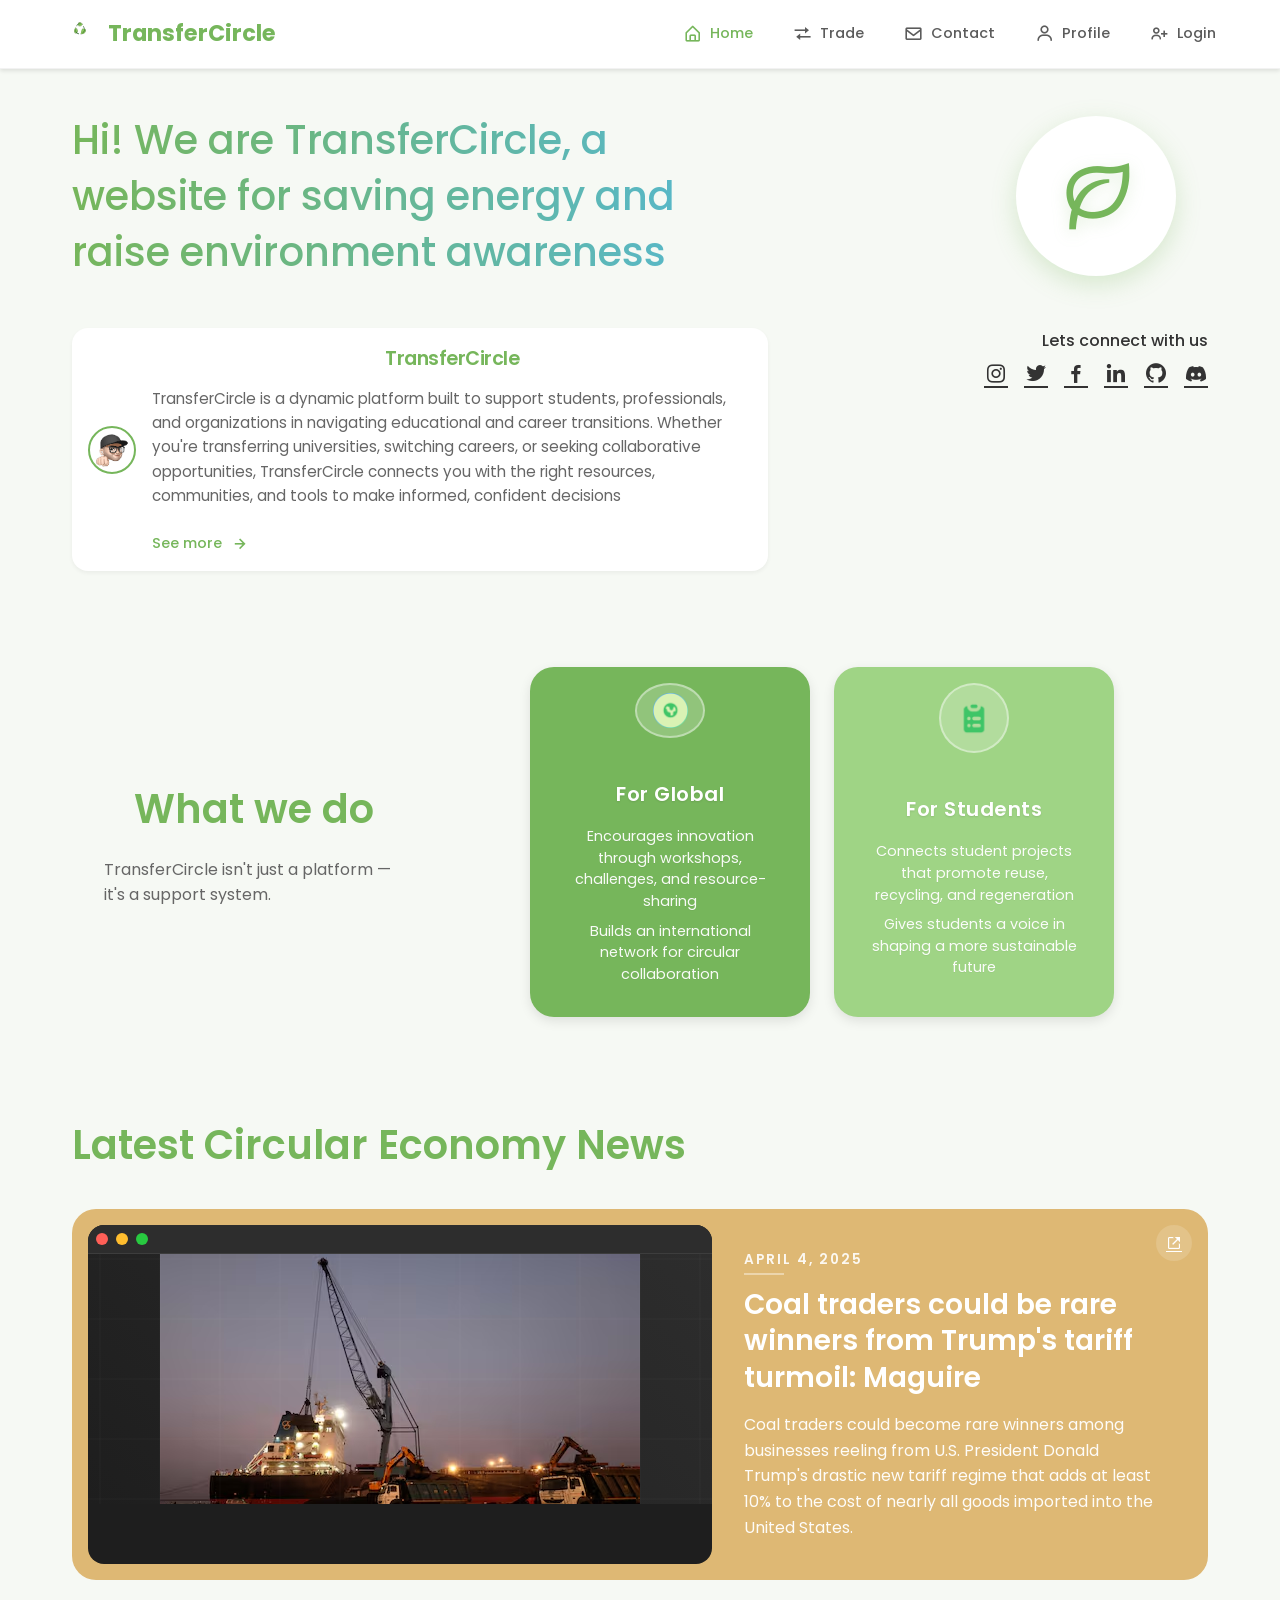
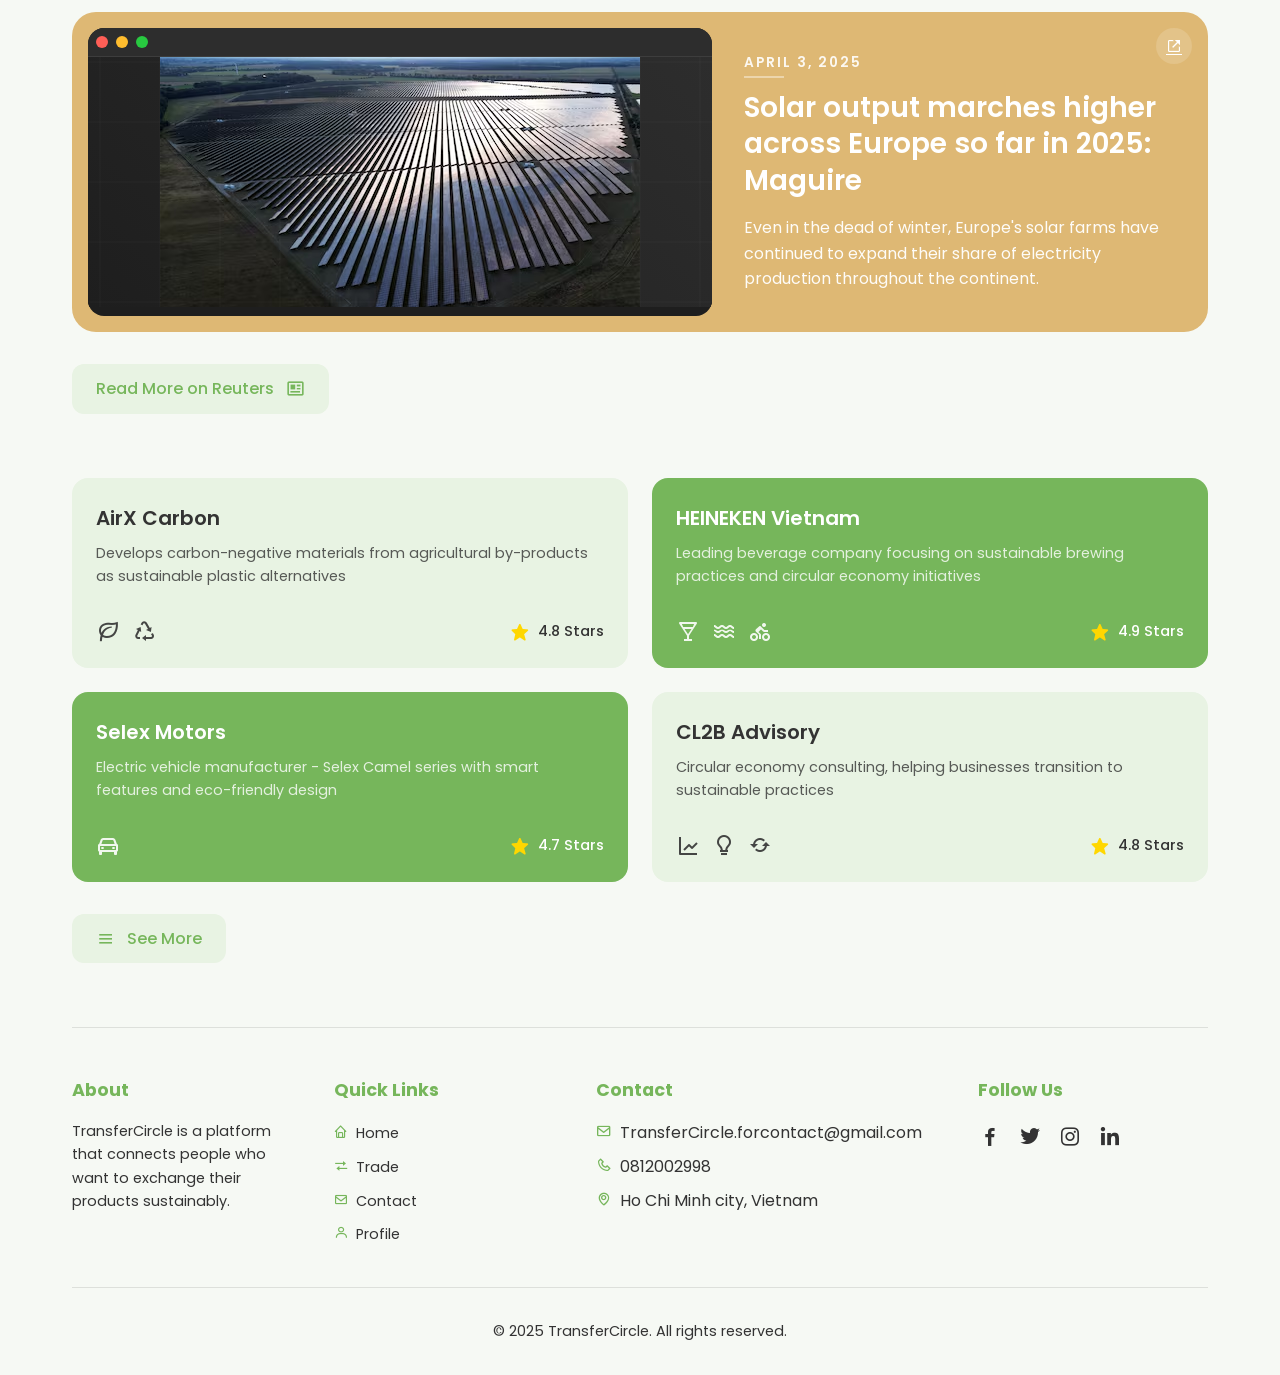
<file: Main/index.html>
<!DOCTYPE html>
<html lang="en">

<head>
    <meta charset="UTF-8">
    <meta name="viewport" content="width=device-width, initial-scale=1.0">
    <title>Home - TransferCircle</title>
    <link rel="stylesheet" href="MainPage/Main.css">
    <link rel="preconnect" href="https://fonts.googleapis.com">
    <link rel="preconnect" href="https://fonts.gstatic.com" crossorigin>
    <link href="https://fonts.googleapis.com/css2?family=Poppins:wght@300;400;500;600;700&display=swap" rel="stylesheet">
    <link href='https://unpkg.com/boxicons@2.1.4/css/boxicons.min.css' rel='stylesheet'>
    <link rel="icon" type="image/png" href="Image/Green Organic Illustrative Zero Waste Recycle logo 1.png">

</head>

<body>
    <header class="header">
        <div class="logo">
            <img src="Image/Green Organic Illustrative Zero Waste Recycle logo 1.png" alt="TransferCircle Logo" class="rotating-logo">
            <span>TransferCircle</span>
        </div>
        <div class="menu-btn">
            <i class='bx bx-menu'></i>
        </div>
        <nav class="navbar">
            <a href="index.html" class="active"><i class='bx bx-home-alt'></i>Home</a>
            <a href="Trade/Trade.html"><i class='bx bx-transfer'></i>Trade</a>
            <a href="Contact/Contact.html"><i class='bx bx-envelope'></i>Contact</a>
            <a href="Profile/Profile.html"><i class='bx bx-user'></i>Profile</a>
            <a href="Login/Login.html"><i class='bx bx-user-plus'></i>Login</a>
        </nav>
    </header>

    <main>
        <section class="hero">
            <div class="hero-content">
                <h1>Hi! We are TransferCircle, a<br>website for saving energy and<br>raise environment awareness</h1>
                <div class="hero-icon">
                    <i class='bx bx-leaf rotating-icon'></i>
                </div>
            </div>
            
            <div class="profile-section">
                <div class="profile-info">
                    <img src="Image/image 1.png" alt="TransferCircle Profile" class="profile-img">
                    <div class="profile-details">
                        <h2>TransferCircle</h2>
                        <p class="description">TransferCircle is a dynamic platform built to support students, professionals, and organizations in navigating educational and career transitions. Whether you're transferring universities, switching careers, or seeking collaborative opportunities, TransferCircle connects you with the right resources, communities, and tools to make informed, confident decisions</p>
                        <a href="#" class="see-more">See more <i class='bx bx-right-arrow-alt'></i></a>
                    </div>
                </div>
                
                <div class="lets-connect">
                    <h3>Lets connect with us</h3>
                    <div class="social-links">
                        <a href="#"><i class='bx bxl-instagram'></i></a>
                        <a href="#"><i class='bx bxl-twitter'></i></a>
                        <a href="#"><i class='bx bxl-facebook'></i></a>
                        <a href="#"><i class='bx bxl-linkedin'></i></a>
                        <a href="#"><i class='bx bxl-github'></i></a>
                        <a href="#"><i class='bx bxl-discord-alt'></i></a>
                    </div>
                </div>
            </div>
        </section>

        <section class="what-we-do">
            <div class="what-we-do-content">
                <h2>What we do</h2>
                <p class="section-description">TransferCircle isn't just a platform — it's a support system.</p>
            </div>
            <div class="feature-cards">
                <div class="card">
                    <div class="card-icon">
                        <img src="Image/Group 91.png" alt="Energy Icon">
                    </div>
                    <div class="card-content">
                        <p class="description">For Global</p>
                        <p class="sub-description">Encourages innovation through workshops, challenges, and resource-sharing</p>
                        <p class="sub-description">Builds an international network for circular collaboration</p>
                    </div>
                </div>
                <div class="card">
                    <div class="card-icon">
                        <img src="Image/ClipboardList.png" alt="Clipboard List">
                    </div>
                    <div class="card-content">
                        <p class="description">For Students</p>
                        <p class="sub-description">Connects student projects that promote reuse, recycling, and regeneration</p>
                        <p class="sub-description">Gives students a voice in shaping a more sustainable future</p>
                    </div>
                </div>
            </div>
        </section>

        <section class="trade-news">
            <h2>Latest Circular Economy News</h2>
            <div class="news-cards">
                <div class="news-card">
                    <div class="news-card-browser">
                        <div class="browser-controls">
                            <div class="browser-dot"></div>
                            <div class="browser-dot"></div>
                            <div class="browser-dot"></div>
                        </div>
                        <div class="news-preview">
                            <div class="news-placeholder">
                                <i class='bx bx-news'></i>
                                <img src="Image/news1.avif" alt="">
                            </div>
                        </div>
                    </div>
                    <div class="news-card-content">
                        <p class="business-name">April 4, 2025</p>
                        <h3 class="title">Coal traders could be rare winners from Trump's tariff turmoil: Maguire</h3>
                        <p class="description">Coal traders could become rare winners among businesses reeling from U.S. President Donald Trump's drastic new tariff regime that adds at least 10% to the cost of nearly all goods imported into the United States.</p>
                    </div>
                    <a href="https://www.reuters.com/business/energy/coal-traders-could-be-rare-winners-trumps-tariff-turmoil-maguire-2025-04-04/" class="external-link" target="_blank" rel="noopener noreferrer">
                        <i class='bx bx-link-external'></i>
                    </a>
                </div>
                <div class="news-card">
                    <div class="news-card-browser">
                        <div class="browser-controls">
                            <div class="browser-dot"></div>
                            <div class="browser-dot"></div>
                            <div class="browser-dot"></div>
                        </div>
                        <div class="news-preview">
                            <div class="news-placeholder">
                                <i class='bx bx-news'></i>
                                 <img src="Image/news2.avif" alt="">
                            </div>
                        </div>
                    </div>
                    <div class="news-card-content">
                        <p class="business-name">April 3, 2025</p>
                        <h3 class="title">Solar output marches higher across Europe so far in 2025: Maguire</h3>
                        <p class="description">Even in the dead of winter, Europe's solar farms have continued to expand their share of electricity production throughout the continent.</p>
                    </div>
                    <a href="https://www.reuters.com/business/energy/solar-output-marches-higher-across-europe-so-far-2025-maguire-2025-04-03/" class="external-link" target="_blank" rel="noopener noreferrer">
                        <i class='bx bx-link-external'></i>
                    </a>
                </div>
            </div>
            <a href="https://www.reuters.com/sustainability/circular-economy/" class="see-more-btn" target="_blank" rel="noopener noreferrer">
                <span>Read More on Reuters</span>
                <i class='bx bx-news'></i>
            </a>
        </section>

        <section class="business-around">
            <div class="business-grid">
                <div class="business-card">
                    <div class="business-info">
                        <h3>AirX Carbon</h3>
                        <p class="product-info">Develops carbon-negative materials from agricultural by-products as sustainable plastic alternatives</p>
                    </div>
                    <div class="card-footer">
                        <div class="tech-stack">
                            <i class='bx bx-leaf'></i>
                            <i class='bx bx-recycle'></i>
                        </div>
                        <div class="rating">
                            <i class='bx bxs-star'></i>
                            <span>4.8 Stars</span>
                        </div>
                    </div>
                </div>
                <div class="business-card card-green">
                    <div class="business-info">
                        <h3>HEINEKEN Vietnam</h3>
                        <p class="product-info">Leading beverage company focusing on sustainable brewing practices and circular economy initiatives</p>
                    </div>
                    <div class="card-footer">
                        <div class="tech-stack">
                            <i class='bx bx-drink'></i>
                            <i class='bx bx-water'></i>
                            <i class='bx bx-cycling'></i>
                        </div>
                        <div class="rating">
                            <i class='bx bxs-star'></i>
                            <span>4.9 Stars</span>
                        </div>
                    </div>
                </div>
                <div class="business-card card-green">
                    <div class="business-info">
                        <h3>Selex Motors</h3>
                        <p class="product-info">Electric vehicle manufacturer - Selex Camel series with smart features and eco-friendly design</p>
                    </div>
                    <div class="card-footer">
                        <div class="tech-stack">
                            <i class='bx bx-car'></i>
                            <i class='bx bx-battery-charging'></i>
                        </div>
                        <div class="rating">
                            <i class='bx bxs-star'></i>
                            <span>4.7 Stars</span>
                        </div>
                    </div>
                </div>
                <div class="business-card">
                    <div class="business-info">
                        <h3>CL2B Advisory</h3>
                        <p class="product-info">Circular economy consulting, helping businesses transition to sustainable practices</p>
                    </div>
                    <div class="card-footer">
                        <div class="tech-stack">
                            <i class='bx bx-line-chart'></i>
                            <i class='bx bx-bulb'></i>
                            <i class='bx bx-refresh'></i>
                        </div>
                        <div class="rating">
                            <i class='bx bxs-star'></i>
                            <span>4.8 Stars</span>
                        </div>
                    </div>
                </div>
            </div>
            <a href="#" class="see-more-btn">
                <i class='bx bx-menu'></i>
                <span>See More</span>
            </a>
        </section>

        <footer>
            <div class="footer-content">
                <div class="footer-section">
                    <h3>About</h3>
                    <p>TransferCircle is a platform that connects people who want to exchange their products sustainably.</p>
                </div>
                <div class="footer-section">
                    <h3>Quick Links</h3>
                    <ul>
                        <li><a href="index.html"><i class='bx bx-home'></i>Home</a></li>
                        <li><a href="Trade/Trade.html"><i class='bx bx-transfer'></i>Trade</a></li>
                        <li><a href="Contact/Contact.html"><i class='bx bx-envelope'></i>Contact</a></li>
                        <li><a href="Profile/Profile.html"><i class='bx bx-user'></i>Profile</a></li>
                    </ul>
                </div>
                <div class="footer-section" id="contact-info">
                    <h3>Contact</h3>
                    <ul>
                        <li><i class='bx bx-envelope'></i>TransferCircle.forcontact@gmail.com</li>
                        <li><i class='bx bx-phone'></i>0812002998</li>
                        <li><i class='bx bx-map'></i>Ho Chi Minh city, Vietnam</li>
                    </ul>
                </div>
                <div class="footer-section">
                    <h3>Follow Us</h3>
                    <div class="social-icons">
                        <a href="#"><i class='bx bxl-facebook'></i></a>
                        <a href="#"><i class='bx bxl-twitter'></i></a>
                        <a href="#"><i class='bx bxl-instagram'></i></a>
                        <a href="#"><i class='bx bxl-linkedin'></i></a>
                    </div>
                </div>
            </div>
            <div class="footer-bottom">
                <p>&copy; 2025 TransferCircle. All rights reserved.</p>
            </div>
        </footer>
    </main>
    <script src="MainPage/Main.js"></script>
</body>

</html>
</file>
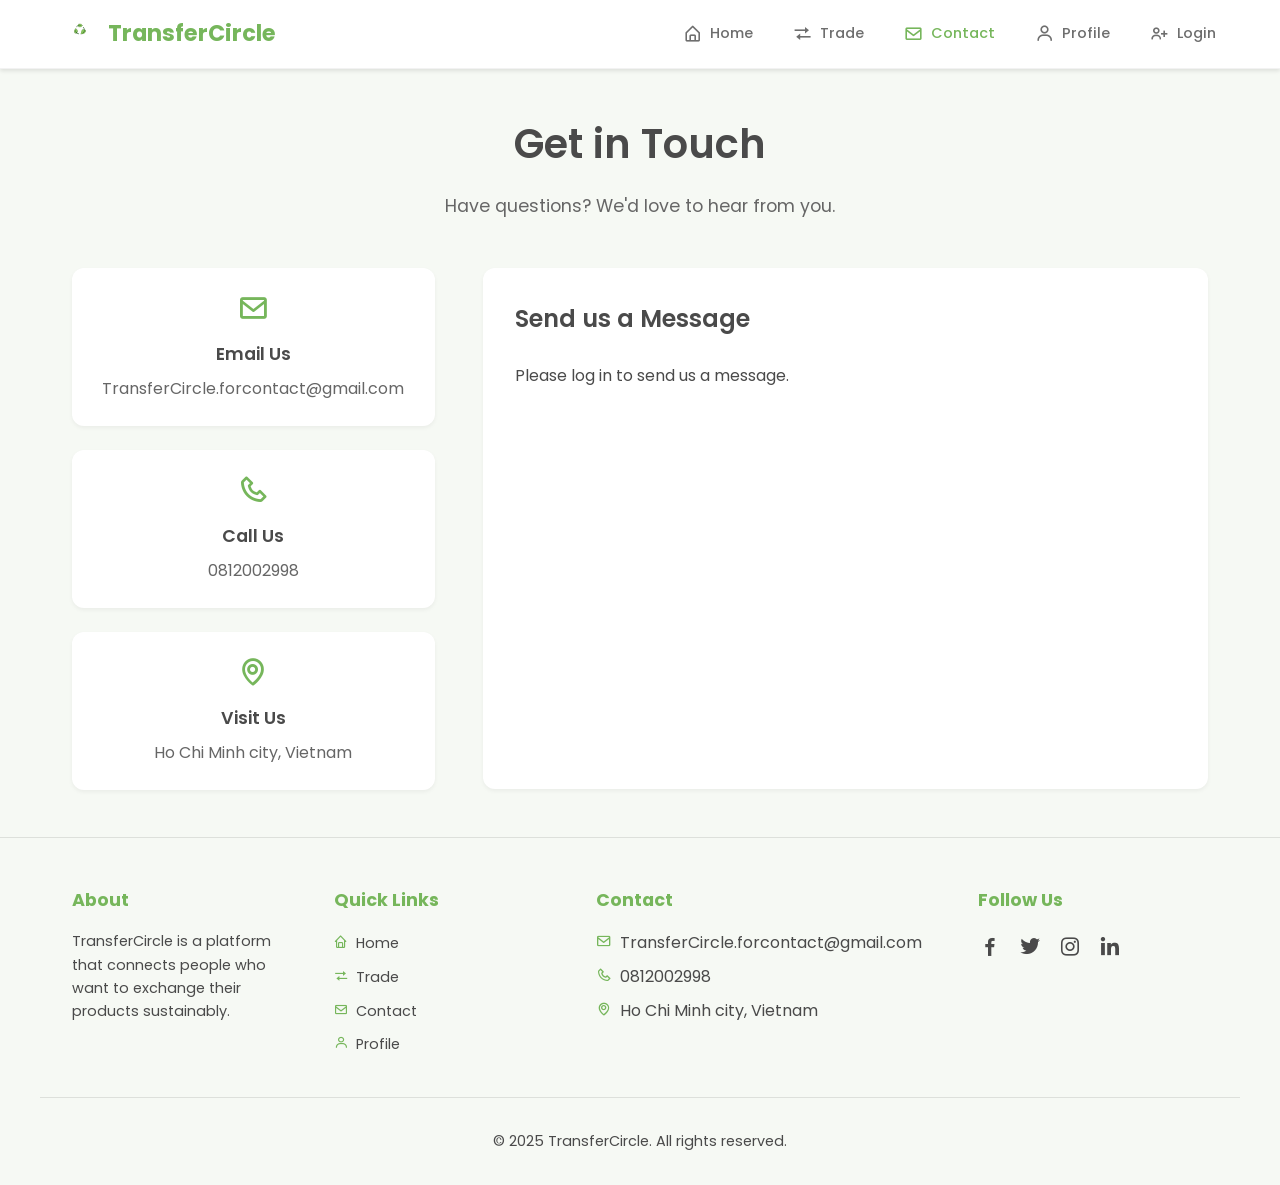
<file: Main/Contact/Contact.html>
<!DOCTYPE html>
<html lang="en">
<head>
    <meta charset="UTF-8">
    <meta name="viewport" content="width=device-width, initial-scale=1.0">
    <title>Contact - TransferCircle</title>
    <link rel="stylesheet" href="Contact.css">
    <link href='https://unpkg.com/boxicons@2.1.4/css/boxicons.min.css' rel='stylesheet'>
    <link rel="preconnect" href="https://fonts.googleapis.com">
    <link rel="preconnect" href="https://fonts.gstatic.com" crossorigin>
    <link href="https://fonts.googleapis.com/css2?family=Poppins:wght@300;400;500;600;700&display=swap" rel="stylesheet">
    <link rel="icon" type="image/png" href="../Image/Green Organic Illustrative Zero Waste Recycle logo 1.png">
</head>
<body>
    <div class="container">
        <header>
            <a class="logo">
                <img src="../Image/Green Organic Illustrative Zero Waste Recycle logo 1.png" alt="Logo" class="logo-img">
                <span>TransferCircle</span>
            </a>
            <div class="menu-btn">
                <i class='bx bx-menu'></i>
            </div>
            <nav class="navbar">
                <a href="../index.html"><i class='bx bx-home-alt'></i>Home</a>
                <a href="../Trade/Trade.html"><i class='bx bx-transfer'></i>Trade</a>
                <a href="Contact.html" class="active"><i class='bx bx-envelope'></i>Contact</a>
                <a href="../Profile/Profile.html"><i class='bx bx-user'></i>Profile</a>
                <a href="../Login/Login.html"><i class='bx bx-user-plus'></i>Login</a>
            </nav>
        </header>

        <main class="contact-content">
            <section class="contact-header">
                <h1>Get in Touch</h1>
                <p>Have questions? We'd love to hear from you.</p>
            </section>

            <div class="contact-container">
                <section class="contact-info">
                    <div class="info-card">
                        <i class='bx bx-envelope'></i>
                        <h3>Email Us</h3>
                        <p>TransferCircle.forcontact@gmail.com</p>
                    </div>
                    <div class="info-card">
                        <i class='bx bx-phone'></i>
                        <h3>Call Us</h3>
                        <p>0812002998</p>
                    </div>
                    <div class="info-card">
                        <i class='bx bx-map'></i>
                        <h3>Visit Us</h3>
                        <p>Ho Chi Minh city, Vietnam</p>
                    </div>
                </section>

                <section class="contact-form">
                    <h2>Send us a Message</h2>
                    <!-- Login Prompt Message Area -->
                    <div id="login-prompt-message">
                        Please log in to send us a message.
                    </div>
                    <form id="contactForm">
                        <div class="form-group">
                            <label for="name">Name</label>
                            <input type="text" id="name" name="name" required>
                        </div>
                        <div class="form-group">
                            <label for="email">Email</label>
                            <input type="email" id="email" name="email" required>
                        </div>
                        <div class="form-group">
                            <label for="subject">Subject</label>
                            <input type="text" id="subject" name="subject" required>
                        </div>
                        <div class="form-group">
                            <label for="message">Message</label>
                            <textarea id="message" name="message" rows="5" required></textarea>
                        </div>
                        <button type="submit" class="submit-btn">Send Message</button>
                    </form>
                </section>

                <!-- Export Button Section -->
                <!-- <section class="export-section">
                     <button class="export-btn" id="export-contacts-btn">
                         <i class='bx bx-export'></i> Export messages to CSV
                     </button>
                </section> -->

            </div>
        </main>

        <footer>
            <div class="footer-content">
                <div class="footer-section">
                    <h3>About</h3>
                    <p>TransferCircle is a platform that connects people who want to exchange their products sustainably.</p>
                </div>
                <div class="footer-section">
                    <h3>Quick Links</h3>
                    <ul>
                        <li><a href="../index.html"><i class='bx bx-home'></i>Home</a></li>
                        <li><a href="../Trade/Trade.html"><i class='bx bx-transfer'></i>Trade</a></li>
                        <li><a href="Contact.html"><i class='bx bx-envelope'></i>Contact</a></li>
                        <li><a href="../Profile/Profile.html"><i class='bx bx-user'></i>Profile</a></li>
                    </ul>
                </div>
                <div class="footer-section" id="contact-info">
                    <h3>Contact</h3>
                    <ul>
                        <li><i class='bx bx-envelope'></i>TransferCircle.forcontact@gmail.com</li>
                        <li><i class='bx bx-phone'></i>0812002998</li>
                        <li><i class='bx bx-map'></i>Ho Chi Minh city, Vietnam</li>
                    </ul>
                </div>
                <div class="footer-section">
                    <h3>Follow Us</h3>
                    <div class="social-icons">
                        <a href="#"><i class='bx bxl-facebook'></i></a>
                        <a href="#"><i class='bx bxl-twitter'></i></a>
                        <a href="#"><i class='bx bxl-instagram'></i></a>
                        <a href="#"><i class='bx bxl-linkedin'></i></a>
                    </div>
                </div>
            </div>
            <div class="footer-bottom">
                <p>&copy; 2025 TransferCircle. All rights reserved.</p>
            </div>
        </footer>
    </div>

    <script src="../config/config.js"></script>
    <script src="Contact.js"></script>
</body>
</html>
</file>
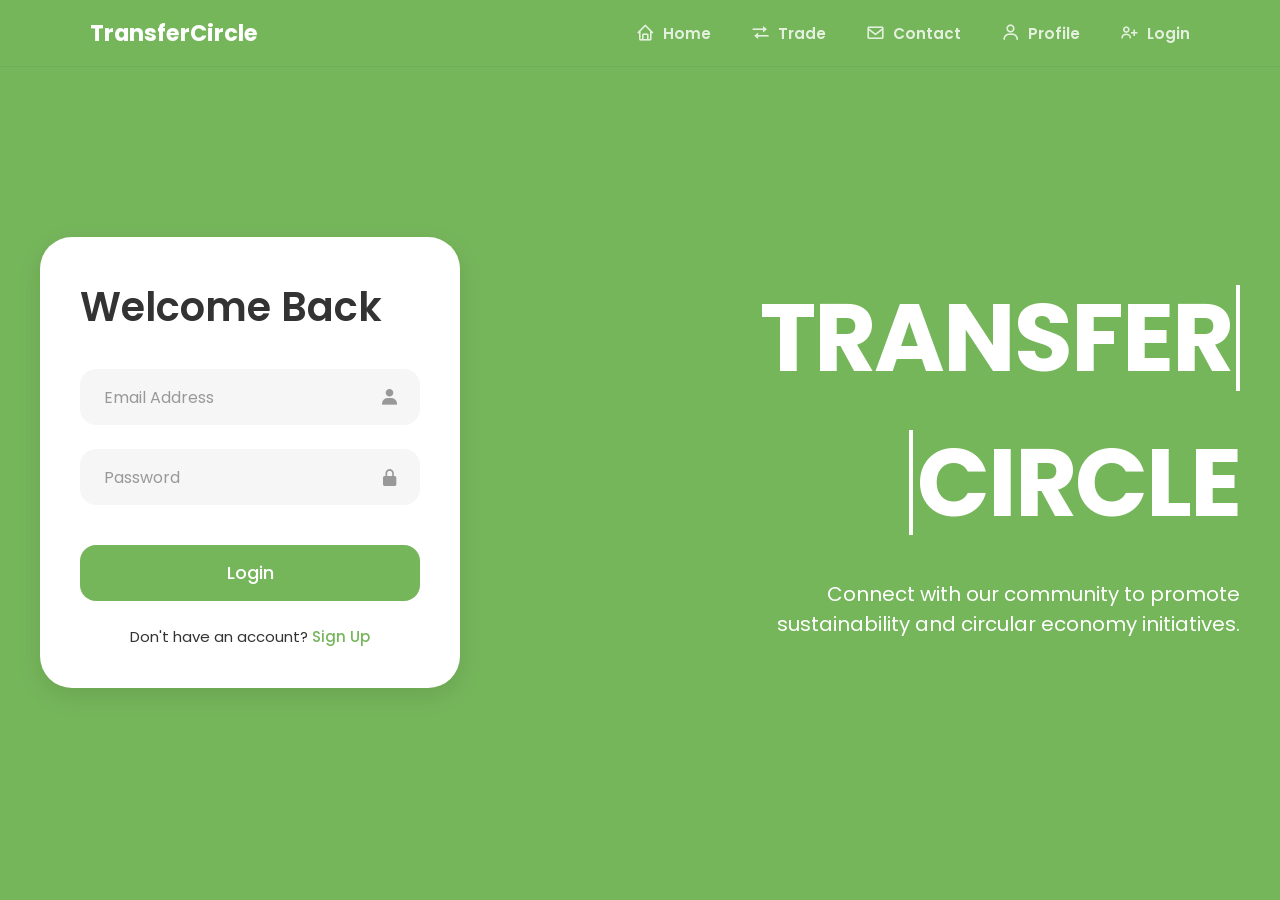
<file: Main/Login/Login.html>
<!DOCTYPE html>
<html lang="en">

<head>
    <meta charset="UTF-8">
    <meta name="viewport" content="width=device-width, initial-scale=1.0">
    <title>Login - TransferCircle</title>
    <link rel="icon" type="image/png" href="../Image/Green Organic Illustrative Zero Waste Recycle logo 1.png">
    <link rel="stylesheet" href="Login.css">
    <link href='https://unpkg.com/boxicons@2.1.4/css/boxicons.min.css' rel='stylesheet'>
    <link rel="preconnect" href="https://fonts.googleapis.com">
    <link rel="preconnect" href="https://fonts.gstatic.com" crossorigin>
    <link href="https://fonts.googleapis.com/css2?family=Poppins:wght@300;400;500;600;700&display=swap" rel="stylesheet">
</head>

<body>
    <div class="login-page">
        <header class="header">
            <div class="logo">
                <span>TransferCircle</span>
            </div>
            <div class="menu-btn">
                <i class='bx bx-menu'></i>
            </div>
            <nav class="navbar">
                <a href="../index.html"><i class='bx bx-home'></i>Home</a>
                <a href="../Trade/Trade.html"><i class='bx bx-transfer'></i>Trade</a>
                <a href="../Contact/Contact.html"><i class='bx bx-envelope'></i>Contact</a>
                <a href="../Profile/Profile.html"><i class='bx bx-user'></i>Profile</a>
                <a href="Login.html"><i class='bx bx-user-plus'></i>Login</a>
            </nav>
        </header>
    </div>
    <div class="container">
        <div class="form-box">
            <h2>Welcome Back</h2>
            <form action="#">
                <div class="input-box">
                    <input type="text" id="username" required placeholder=" ">
                    <label for="username">Email Address</label>
                    <i class='bx bxs-user'></i>
                </div>
                <div class="input-box">
                    <input type="password" id="password" required placeholder=" ">
                    <label for="password">Password</label>
                    <i class='bx bxs-lock-alt'></i>
                </div>
                <button class="btn" type="submit">Login</button>
                <div class="regi-link">
                    <p>Don't have an account? <a href="../SignUp/SignUp.html">Sign Up</a></p>
                </div>
            </form>
        </div>

        <div class="info-content">
            <h2>
                <div class="typing-line">
                    <span class="typing-text-left">TRANSFER</span>
                </div>
                <div class="typing-line">
                    <span class="typing-text-right">CIRCLE</span>
                </div>
            </h2>
            <p>
                <span>Connect</span>
                <span>with</span>
                <span>our</span>
                <span>community</span>
                <span>to</span>
                <span>promote</span>
                <span>sustainability</span>
                <span>and</span>
                <span>circular</span>
                <span>economy</span>
                <span>initiatives.</span>
            </p>
        </div>
    </div>

    <script src="../config/config.js"></script>
    <script src="Login.js"></script>
</body>

</html>
</file>
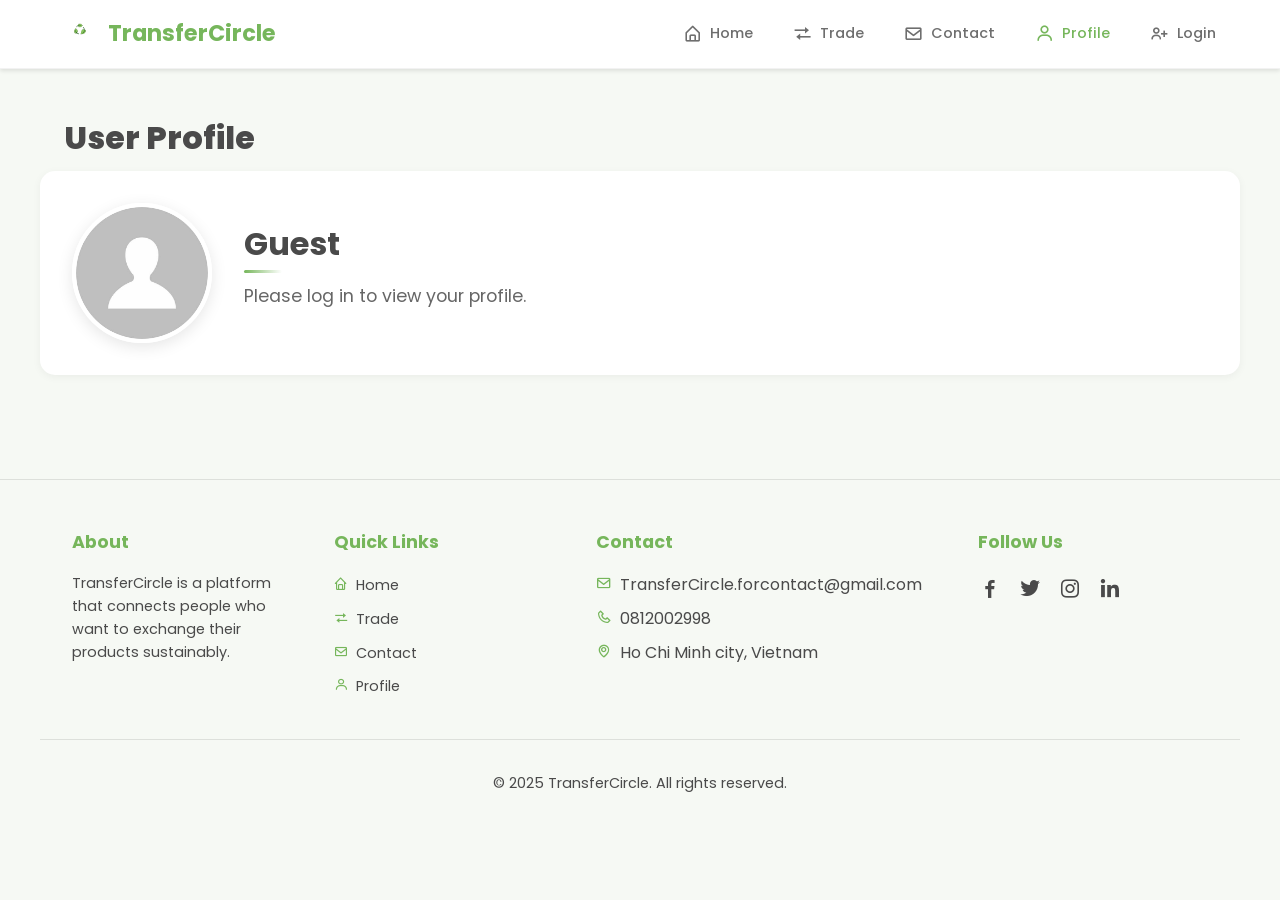
<file: Main/Profile/Profile.html>
<!DOCTYPE html>
<html lang="en">
<head>
    <meta charset="UTF-8">
    <meta name="viewport" content="width=device-width, initial-scale=1.0">
    <title>Profile - TransferCircle</title>
    <link rel="stylesheet" href="./Profile.css">
    <link rel="stylesheet" href="https://unpkg.com/boxicons@2.1.4/css/boxicons.min.css">
    <link rel="preconnect" href="https://fonts.googleapis.com">
    <link rel="preconnect" href="https://fonts.gstatic.com" crossorigin>
    <link href="https://fonts.googleapis.com/css2?family=Poppins:wght@300;400;500;600;700&display=swap" rel="stylesheet">
    <link rel="icon" type="image/png" href="../Image/Green Organic Illustrative Zero Waste Recycle logo 1.png">
</head>
<body>
    <div id="notification-area"></div>

    <div class="container">
        <header>
            <a class="logo">
                <img src="../Image/Green Organic Illustrative Zero Waste Recycle logo 1.png" alt="Logo" class="logo-img">
                <span>TransferCircle</span>
            </a>
            <div class="menu-btn">
                <i class='bx bx-menu'></i>
            </div>
            <nav class="navbar">
                <a href="../index.html"><i class='bx bx-home-alt'></i>Home</a>
                <a href="../Trade/Trade.html"><i class='bx bx-transfer'></i>Trade</a>
                <a href="../Contact/Contact.html"><i class='bx bx-envelope'></i>Contact</a>
                <a href="Profile.html" class="active"><i class='bx bx-user'></i>Profile</a>
                <a href="../Login/Login.html"><i class='bx bx-user-plus'></i>Login</a>
            </nav>
        </header>

        <main class="profile-content">
            <h1 class="profile-title">User Profile</h1>

            <div id="loading">Loading profile data...</div>
            <div id="error"></div>


            <section class="profile-header">
                <div class="profile-info">
                    <div class="profile-image">
                        <img src="../Image/OIP.jpg" alt="" id="profile-pic">
                    </div>
                    <div class="profile-details">
                        <h1 id="profile-fullname">Your Name</h1>
                        <p class="email" id="profile-email">your.email@example.com</p>
                    </div>
                </div>
                <div class="profile-actions">
                    <button id="logout-button" class="logout-btn">
                        <i class='bx bx-log-out'></i>
                        Logout
                    </button>
                </div>
            </section>

            <section class="profile-stats">
                <div class="stat-card">
                    <h3>Products Listed</h3>
                    <p id="stats-listings-count">-</p>
                </div>
                <div class="stat-card">
                    <h3>Successful Trades</h3>
                    <p id="stats-successful-trades">-</p>
                </div>
                <div class="stat-card">
                    <h3>Your Rating</h3>
                    <div id="stats-average-rating">-</div>
                </div>
            </section>

            <section class="profile-section profile-payment-info">
                <h2><i class='bx bx-credit-card'></i>Payment Information</h2>
                <div id="payment-info-display">
                    <p><strong>Bank Name:</strong> <span id="display-bank-name">Not set</span></p>
                    <p><strong>Account Holder Name:</strong> <span id="display-bank-account-name">Not set</span></p>
                    <p><strong>Account Number:</strong> <span id="display-bank-account-number">Not set</span></p>
                    <button id="edit-payment-info-btn" class="item-btn edit-btn">Edit Payment Info</button>
                </div>

                <form id="edit-payment-info-form" class="payment-form hidden-form">
                    <h3>Update Payment Information</h3>
                    <div class="form-group">
                        <label for="edit-bank-name">Bank Name:</label>
                        <select id="edit-bank-name" name="bank_name">
                            <option value="">-- Select a Bank --</option>
                            <option value="VietinBank">(970415) VietinBank</option>
                            <option value="Vietcombank">(970436) Vietcombank</option>
                            <option value="BIDV">(970418) BIDV</option>
                            <option value="Agribank">(970405) Agribank</option>
                            <option value="OCB">(970448) OCB</option>
                            <option value="MBBank">(970422) MBBank</option>
                            <option value="Techcombank">(970407) Techcombank</option>
                            <option value="ACB">(970416) ACB</option>
                            <option value="VPBank">(970432) VPBank</option>
                            <option value="TPBank">(970423) TPBank</option>
                            <option value="Sacombank">(970403) Sacombank</option>
                            <option value="HDBank">(970437) HDBank</option>
                            <option value="VietCapitalBank">(970454) VietCapitalBank</option>
                            <option value="SCB">(970429) SCB</option>
                            <option value="VIB">(970441) VIB</option>
                            <option value="SHB">(970443) SHB</option>
                            <option value="Eximbank">(970431) Eximbank</option>
                            <option value="MSB">(970426) MSB</option>
                            <option value="CAKE">(546034) CAKE</option>
                            <option value="Ubank">(546035) Ubank</option>
                            <option value="Timo">(963388) Timo</option>
                            <option value="ViettelMoney">(971005) ViettelMoney</option>
                            <option value="VNPTMoney">(971011) VNPTMoney</option>
                            <option value="SaigonBank">(970400) SaigonBank</option>
                            <option value="BacABank">(970409) BacABank</option>
                            <option value="PVcomBank">(970412) PVcomBank</option>
                            <option value="Oceanbank">(970414) Oceanbank</option>
                            <option value="NCB">(970419) NCB</option>
                            <option value="ShinhanBank">(970424) ShinhanBank</option>
                            <option value="ABBANK">(970425) ABBANK</option>
                            <option value="VietABank">(970427) VietABank</option>
                            <option value="NamABank">(970428) NamABank</option>
                            <option value="PGBank">(970430) PGBank</option>
                            <option value="VietBank">(970433) VietBank</option>
                            <option value="BaoVietBank">(970438) BaoVietBank</option>
                            <option value="SeABank">(970440) SeABank</option>
                            <option value="COOPBANK">(970446) COOPBANK</option>
                            <option value="LPBank">(970449) LPBank</option>
                            <option value="KienLongBank">(970452) KienLongBank</option>
                            <option value="KBank">(668888) KBank</option>
                            <option value="KookminHN">(970462) KookminHN</option>
                            <option value="KEBHanaHCM">(970466) KEBHanaHCM</option>
                            <option value="KEBHanaHN">(970467) KEBHanaHN</option>
                            <option value="MAFC">(977777) MAFC</option>
                            <option value="Citibank">(533948) Citibank</option>
                            <option value="KookminHCM">(970463) KookminHCM</option>
                            <option value="VBSP">(999888) VBSP</option>
                            <option value="Woori">(970457) Woori</option>
                            <option value="VRB">(970421) VRB</option>
                            <option value="UnitedOverseas">(970458) UnitedOverseas</option>
                            <option value="StandardChartered">(970410) StandardChartered</option>
                            <option value="PublicBank">(970439) PublicBank</option>
                            <option value="Nonghyup">(801011) Nonghyup</option>
                            <option value="IndovinaBank">(970434) IndovinaBank</option>
                            <option value="IBKHCM">(970456) IBKHCM</option>
                            <option value="IBKHN">(970455) IBKHN</option>
                            <option value="HSBC">(458761) HSBC</option>
                            <option value="HongLeong">(970442) HongLeong</option>
                            <option value="GPBank">(970408) GPBank</option>
                            <option value="DongABank">(970406) DongABank</option>
                            <option value="DBSBank">(796500) DBSBank</option>
                            <option value="CIMB">(422589) CIMB</option>
                            <option value="CBBank">(970444) CBBank</option>
                        </select>
                    </div>
                    <div class="form-group">
                        <label for="edit-bank-account-name">Account Holder Name:</label>
                        <input type="text" id="edit-bank-account-name" name="bank_account_name" placeholder="Full name as on account">
                    </div>
                    <div class="form-group">
                        <label for="edit-bank-account-number">Account Number:</label>
                        <input type="text" id="edit-bank-account-number" name="bank_account_number" placeholder="Enter Account Number">
                    </div>
                    <div class="form-actions">
                        <button type="submit" class="item-btn save-btn">Save Changes</button>
                        <button type="button" id="cancel-edit-payment-btn" class="item-btn cancel-btn">Cancel</button>
                    </div>
                </form>
            </section>

            <section class="profile-section profile-cart">
                <h2><i class='bx bx-cart'></i>Your Cart</h2>
                <div class="cart-items-grid" id="cart-items-container">
                    <p>Your cart is empty.</p>
                </div>
            </section>

            <section class="profile-section profile-listings">
                <h2><i class='bx bx-store'></i>Your Listings</h2>
                <div class="listings-grid" id="listings-container">
                    <p>You haven't listed any items yet.</p>
                </div>
            </section>

            <section class="profile-section profile-incoming-orders">
                <h2><i class='bx bx-package'></i>Incoming Orders</h2>
                <div class="incoming-orders-grid" id="incoming-orders-container">
                    <p>You have no incoming orders.</p>
                </div>
            </section>

        </main>

        <footer>
            <div class="footer-content">
                <div class="footer-section">
                    <h3>About</h3>
                    <p>TransferCircle is a platform that connects people who want to exchange their products sustainably.</p>
                </div>
                <div class="footer-section">
                    <h3>Quick Links</h3>
                    <ul>
                        <li><a href="../index.html"><i class='bx bx-home'></i>Home</a></li>
                        <li><a href="../Trade/Trade.html"><i class='bx bx-transfer'></i>Trade</a></li>
                        <li><a href="../Contact/Contact.html"><i class='bx bx-envelope'></i>Contact</a></li>
                        <li><a href="Profile.html"><i class='bx bx-user'></i>Profile</a></li>
                    </ul>
                </div>
                <div class="footer-section" id="contact-info">
                    <h3>Contact</h3>
                    <ul>
                        <li><i class='bx bx-envelope'></i>TransferCircle.forcontact@gmail.com</li>
                        <li><i class='bx bx-phone'></i>0812002998</li>
                        <li><i class='bx bx-map'></i>Ho Chi Minh city, Vietnam</li>
                    </ul>
                </div>
                <div class="footer-section">
                    <h3>Follow Us</h3>
                    <div class="social-icons">
                        <a href="#"><i class='bx bxl-facebook'></i></a>
                        <a href="#"><i class='bx bxl-twitter'></i></a>
                        <a href="#"><i class='bx bxl-instagram'></i></a>
                        <a href="#"><i class='bx bxl-linkedin'></i></a>
                    </div>
                </div>
            </div>
            <div class="footer-bottom">
                <p>&copy; 2025 TransferCircle. All rights reserved.</p>
            </div>
        </footer>
    </div>

    <script>
        // Header scroll behavior
        let lastScroll = 0;
        const header = document.querySelector('header');
        const scrollThreshold = header ? header.offsetHeight : 50; 

        window.addEventListener('scroll', () => {
            const currentScroll = window.pageYOffset;

            if (!header) return;

            if (currentScroll > lastScroll && currentScroll > scrollThreshold) {
                header.classList.add('header--hidden');
            } 
            else if (currentScroll < lastScroll) {
                header.classList.remove('header--hidden');
            }
            
            lastScroll = currentScroll <= 0 ? 0 : currentScroll; 
        });
    </script>
    
    <div id="editListingModal" class="modal">
        <div class="modal-content">
            <span class="close-button">&times;</span>
            <h2>Edit Listing</h2>
            <form id="editListingForm">
                <input type="hidden" id="editTradeId">
                <div class="form-group">
                    <label for="editItemName">Product Name:</label>
                    <input type="text" id="editItemName" name="name" required>
                </div>
                <div class="form-group">
                    <label for="editItemPrice">Unit Price (VND):</label>
                    <input type="number" id="editItemPrice" name="price" min="1" step="1" required>
                </div>
                <div class="form-group">
                    <label for="editItemQuantity">Quantity:</label>
                    <input type="number" id="editItemQuantity" name="quantity" min="0" step="1" required>
                </div>
                <div class="form-group">
                    <label for="editItemPlace">Address:</label>
                    <input type="text" id="editItemPlace" name="place">
                </div>
                <div class="form-group">
                    <label for="editItemDescription">Description:</label>
                    <textarea id="editItemDescription" name="description"></textarea>
                </div>
                <div class="form-group">
                    <label for="editItemImage">Image URL:</label>
                    <input type="url" id="editItemImage" name="image">
                </div>
                <div class="modal-actions">
                    <button type="submit" class="save-button">Save Changes</button>
                    <button type="button" class="cancel-button">Cancel</button>
                </div>
            </form>
        </div>
    </div>

    <div id="paymentModal" class="modal">
        <div class="modal-content payment-modal-content">
            <span class="close-button payment-close-btn">&times;</span>
            <h2>Scan QR Code to Pay</h2>
            <div id="payment-qr-code-container">
                <!-- QR Code image will be loaded here -->
                 <p>Loading QR Code...</p> 
            </div>
            <p id="payment-details-info">Total Price: <span id="payment-amount"></span></p>
            <div class="modal-actions">
                <button id="confirm-payment-btn" class="save-button">I Have Paid</button>
                <button type="button" class="cancel-button payment-cancel-btn">Cancel</button>
            </div>
        </div>
    </div>

    <script src="../config/config.js"></script>
    <script src="Profile.js"></script>
</body>
</html>
</file>
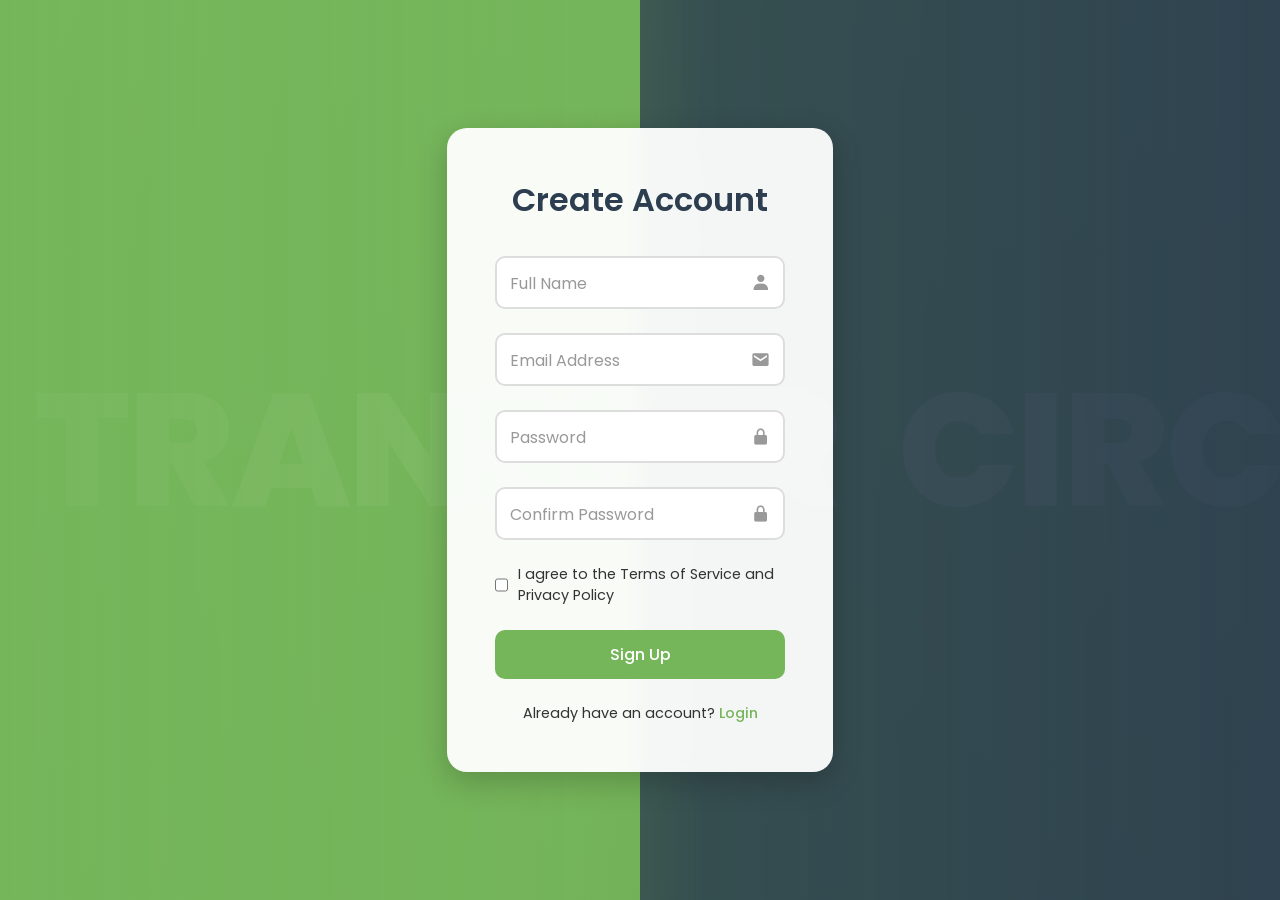
<file: Main/SignUp/SignUp.html>
<!DOCTYPE html>
<html lang="en">

<head>
    <meta charset="UTF-8">
    <meta name="viewport" content="width=device-width, initial-scale=1.0">
    <title>Sign Up - TransferCircle</title>
    <link rel="icon" type="image/png" href="../Image/Green Organic Illustrative Zero Waste Recycle logo 1.png">
    <link rel="stylesheet" href="SignUp.css">
    <link href='https://unpkg.com/boxicons@2.1.4/css/boxicons.min.css' rel='stylesheet'>
    <link rel="preconnect" href="https://fonts.googleapis.com">
    <link rel="preconnect" href="https://fonts.gstatic.com" crossorigin>
    <link href="https://fonts.googleapis.com/css2?family=Poppins:wght@300;400;500;600;700;800&display=swap" rel="stylesheet">
</head>

<body>
    <div class="background-text">
        <span class="left-text">Transfer</span>
        <span class="right-text">Circle</span>
    </div>
    <div class="container">
        <div class="form-box">
            <h2>Create Account</h2>
            <form action="#">
                <div class="input-box">
                    <input type="text" id="fullname" required placeholder=" ">
                    <label for="fullname">Full Name</label>
                    <i class='bx bxs-user'></i>
                </div>
                <div class="input-box">
                    <input type="email" id="email" required placeholder=" ">
                    <label for="email">Email Address</label>
                    <i class='bx bxs-envelope'></i>
                </div>
                <div class="input-box">
                    <input type="password" id="password" required placeholder=" ">
                    <label for="password">Password</label>
                    <i class='bx bxs-lock-alt'></i>
                </div>
                <div class="input-box">
                    <input type="password" id="confirm-password" required placeholder=" ">
                    <label for="confirm-password">Confirm Password</label>
                    <i class='bx bxs-lock-alt'></i>
                </div>
                <div class="terms">
                    <input type="checkbox" id="terms" required>
                    <label for="terms">I agree to the Terms of Service and Privacy Policy</label>
                </div>
                <button class="btn" type="submit">Sign Up</button>
                <div class="regi-link">
                    <p>Already have an account? <a href="../Login/Login.html">Login</a></p>
                </div>
            </form>
        </div>
    </div>
    
    <script src="../config/config.js"></script>
    <script src="SignUp.js"></script>
</body>

</html>
</file>
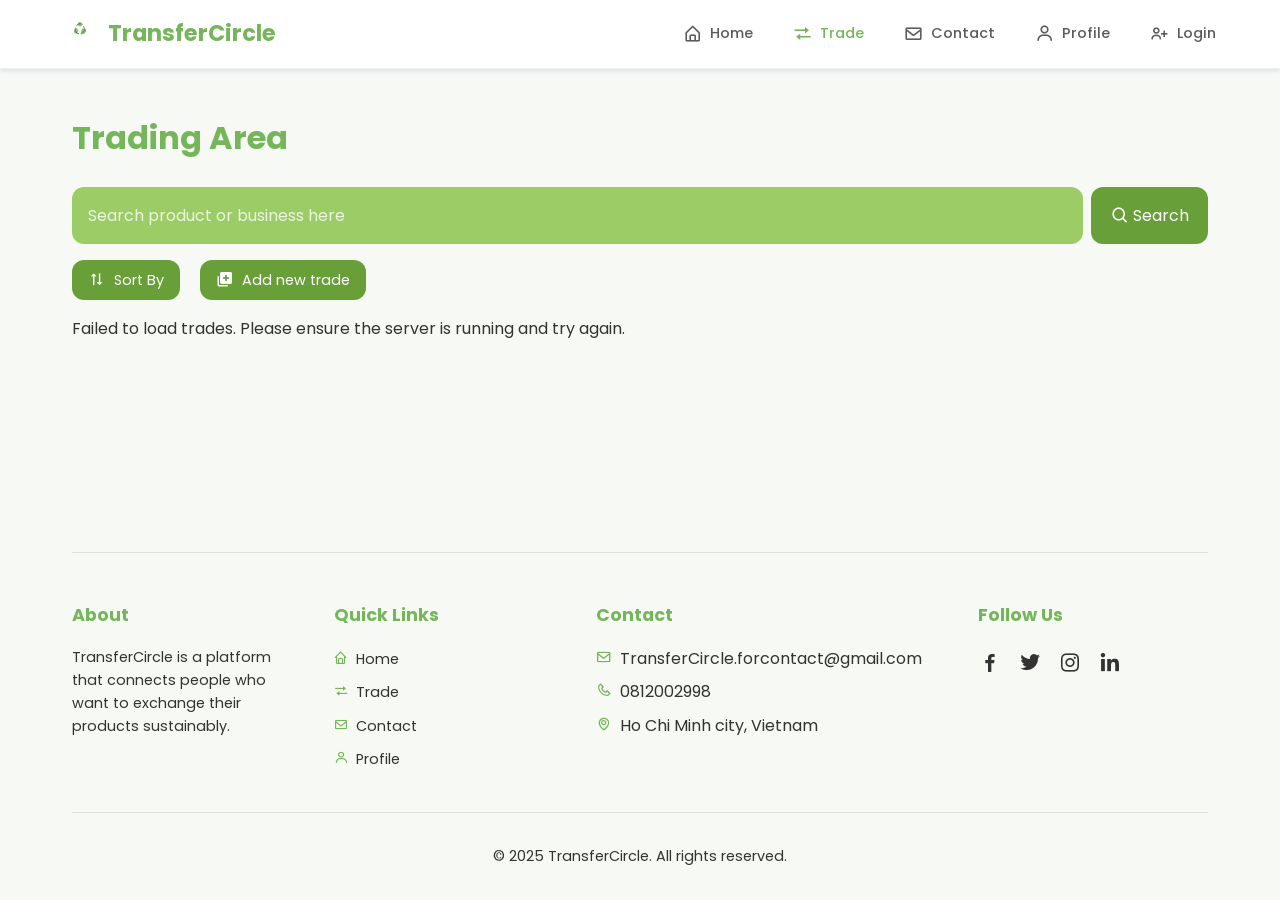
<file: Main/Trade/Trade.html>
<!DOCTYPE html>
<html lang="en">
<head>
    <meta charset="UTF-8">
    <meta name="viewport" content="width=device-width, initial-scale=1.0">
    <title>Trade - TransferCircle</title>
    <link rel="stylesheet" href="Trade.css">
    <link href='https://unpkg.com/boxicons@2.1.4/css/boxicons.min.css' rel='stylesheet'>
    <link rel="preconnect" href="https://fonts.googleapis.com">
    <link rel="preconnect" href="https://fonts.gstatic.com" crossorigin>
    <link href="https://fonts.googleapis.com/css2?family=Poppins:wght@300;400;500;600;700&display=swap" rel="stylesheet">
    <link rel="icon" type="image/png" href="../Image/Green Organic Illustrative Zero Waste Recycle logo 1.png">

</head>
<body>
    <div id="notification-area"></div> 

    <div class="container">
        <header class="header">
            <div class="logo">
                <img src="../Image/Green Organic Illustrative Zero Waste Recycle logo 1.png" alt="TransferCircle Logo" class="rotating-logo">
                <span>TransferCircle</span>
            </div>
            <div class="menu-btn">
                <i class='bx bx-menu'></i>
            </div>
            <nav class="navbar">
                <a href="../index.html"><i class='bx bx-home-alt'></i>Home</a>
                <a href="Trade.html" class="active"><i class='bx bx-transfer'></i>Trade</a>
                <a href="../Contact/Contact.html"><i class='bx bx-envelope'></i>Contact</a>
                <a href="../Profile/Profile.html"><i class='bx bx-user'></i>Profile</a>
                <a href="../Login/Login.html"><i class='bx bx-user-plus'></i>Login</a>
            </nav>
        </header>

        <main>
            <h1 class="trade-title">Trading Area</h1>
            
            <div class="search-container">
                <div class="search-wrapper">
                    <div class="search-input-group">
                        <input type="text" placeholder="Search product or business here" class="search-input">
                        <button class="search-btn"><i class='bx bx-search'></i> Search</button>
                    </div>
                    <div class="trade-button">
                    <div class="sort-dropdown">
                        <button class="sort-btn">
                            <i class='bx bx-sort-alt-2'></i>
                            Sort By
                        </button>
                        <div class="sort-menu">
                            <button data-sort-by="price" data-sort-order="asc"><b>Price:</b> Low to High</button>
                            <button data-sort-by="price" data-sort-order="desc"><b>Price:</b> High to Low</button>
                            <button data-sort-by="rating" data-sort-order="asc"><b>Rating:</b> Low to High</button>
                            <button data-sort-by="rating" data-sort-order="desc"><b>Rating:</b> High to Low</button>
                        </div>
                    </div>
                    <div class="sort-dropdown">
                        <button class="sort-btn" onclick="toggleForm()"> 
                            <i class='bx bxs-add-to-queue'></i>
                            Add new trade
                        </button>
                    </div>
                </div>
            </div>

            <div class="add-trade-container" style="display: none;" id="formHidden">
                <h2>Add New Trade</h2>
                <form id="add-trade-form">
                    <div class="form-group">
                        <input type="text" id="product-name" required placeholder=" ">
                        <label for="product-name">Product Name</label>
                    </div>
                      
                    <div class="form-group">
                        <input type="number" id="product-price" required min="1" step="1" placeholder=" ">
                        <label for="product-price">Unit Price (VND)</label>
                    </div>
                                            
                    <div class="form-group">
                        <input type="number" id="product-quantity" required min="1" step="1" placeholder=" ">
                        <label for="product-quantity">Quantity</label>
                    </div>
                      
                    <div class="form-group">
                        <input type="text" id="product-place" required placeholder=" ">
                        <label for="product-place">Address</label>
                    </div>

                    <div class="form-group">
                        <input type="text" id="product-description" required placeholder=" ">
                        <label for="product-description">Description</label>
                    </div>
                      
                    <div class="form-group">
                        <input type="url" id="product-image" required placeholder=" ">
                        <label for="product-image">Image URL</label>
                    </div>
                      
                    <div class="form-group">
                        <button type="submit" class="submit-btn">Add Trade</button>
                    </div>
                </form>
            </div>

            <div class="trade-grid">
                <!-- This div will be populated by JavaScript. -->
            </div>
            <!-- <div class="export">
                <button class="export-btn" id="export-csv-btn">
                    <i class='bx bx-export'></i> Export trades to CSV
                </button>
            </div> -->
        </main>

        <footer>
            <div class="footer-content">
                <div class="footer-section">
                    <h3>About</h3>
                    <p>TransferCircle is a platform that connects people who want to exchange their products sustainably.</p>
                </div>
                <div class="footer-section">
                    <h3>Quick Links</h3>
                    <ul>
                        <li><a href="../index.html"><i class='bx bx-home'></i>Home</a></li>
                        <li><a href="Trade.html"><i class='bx bx-transfer'></i>Trade</a></li>
                        <li><a href="../Contact/Contact.html"><i class='bx bx-envelope'></i>Contact</a></li>
                        <li><a href="../Profile/Profile.html"><i class='bx bx-user'></i>Profile</a></li>
                    </ul>
                </div>
                <div class="footer-section" id="contact-info">
                    <h3>Contact</h3>
                    <ul>
                        <li><i class='bx bx-envelope'></i>TransferCircle.forcontact@gmail.com</li>
                        <li><i class='bx bx-phone'></i>0812002998</li>
                        <li><i class='bx bx-map'></i>Ho Chi Minh city, Vietnam</li>
                    </ul>
                </div>
                <div class="footer-section">
                    <h3>Follow Us</h3>
                    <div class="social-icons">
                        <a href="#"><i class='bx bxl-facebook'></i></a>
                        <a href="#"><i class='bx bxl-twitter'></i></a>
                        <a href="#"><i class='bx bxl-instagram'></i></a>
                        <a href="#"><i class='bx bxl-linkedin'></i></a>
                    </div>
                </div>
            </div>
            <div class="footer-bottom">
                <p>&copy; 2025 TransferCircle. All rights reserved.</p>
            </div>
        </footer>
    </div>
    
    <script src="../config/config.js"></script>
    <script src="Trade.js"></script>
</body>
</html>
</file>
<file: Main/MainPage/Main.css>
﻿* {
    margin: 0;
    padding: 0;
    box-sizing: border-box;
    font-family: 'Poppins', sans-serif;
}

:root {
    --primary-color: #76B65B;
    --secondary-color: #9FD485;
    --background-color: #F6F9F4;
    --text-color: #333333;
    --highlight-color: #4FB8E8;
    --card-background: #FFFFFF;
}

body {
    background-color: var(--background-color);
    color: var(--text-color);
    line-height: 1.6;
    min-height: 100vh;
}


.header {
    display: flex;
    justify-content: space-between;
    align-items: center;
    padding: 1rem 5%;
    background-color: var(--card-background);
    border-bottom: 1px solid rgba(0, 0, 0, 0.05);
    position: fixed;
    top: 0;
    left: 0;
    right: 0;
    z-index: 1000;
    box-shadow: 0 2px 4px rgba(0, 0, 0, 0.1);
    transition: transform 0.3s ease;
}


.header--hidden {
    transform: translateY(-100%);
}


.logo {
    display: flex;
    align-items: center;
    gap: 0.75rem;
}

.rotating-logo {
    width: 32px;
    height: 32px;
    animation: rotate 4s linear infinite;
}

.logo:hover .rotating-logo {
    animation-play-state: paused;
}

.logo span {
    font-size: 1.4rem;
    font-weight: 700;
    color: var(--primary-color);
}

.logo i {
    font-size: 1.5rem;
    color: var(--primary-color);
    animation: rotate 4s linear infinite;
    display: inline-block;
}


.menu-btn {
    display: none;
    font-size: 1.8rem;
    cursor: pointer;
    color: var(--primary-color);
    z-index: 1002;
    border: none;
    background: none;
    padding: 0.5rem;
}

.menu-btn i {
    font-size: 1.8rem;
    display: block;
}



.navbar {
    display: flex;
    gap: 2.5rem;
}

.navbar a {
    text-decoration: none;
    color: var(--text-color);
    font-weight: 500;
    font-size: 0.9rem;
    transition: color 0.3s ease;
    opacity: 0.8;
    display: flex;
    align-items: center;
    gap: 0.5rem;
}

.navbar a i {
    font-size: 1.2rem;
}

.navbar a span {
    display: inline-block;
}

.navbar a:hover,
.navbar a.active {
    color: var(--primary-color);
    opacity: 1;
}


main {
    margin-top: 80px; 
    max-width: 1200px;
    margin-left: auto;
    margin-right: auto;
    padding: 2rem 2rem;
}


.hero {
    margin-bottom: 4rem;
}

.hero-content {
    display: flex;
    align-items: center;
    justify-content: space-between;
    gap: 2rem;
    margin-bottom: 3rem;
}

.hero h1 {
    font-size: 2.5rem;
    font-weight: 500;
    line-height: 1.4;
    flex: 1;
    max-width: 70%;
    background: linear-gradient(to right, var(--primary-color), var(--highlight-color));
    -webkit-background-clip: text;
    background-clip: text;
    -webkit-text-fill-color: transparent;
}

.hero-icon {
    padding: 3rem;
    background-color: var(--card-background);
    border-radius: 50%;
    box-shadow: 0 8px 25px rgba(118, 182, 91, 0.25);
    display: flex;
    align-items: center;
    justify-content: center;
    width: 160px;
    height: 160px;
    margin-right: 2rem;
}

.hero-icon .rotating-icon {
    font-size: 5rem;
    color: var(--primary-color);
    animation: float 3s ease-in-out infinite, rotate 6s linear infinite;
    filter: drop-shadow(0 4px 8px rgba(118, 182, 91, 0.2));
}

@keyframes float {
    0%, 100% {
        transform: translateY(0) rotate(0deg);
    }
    50% {
        transform: translateY(-15px) rotate(180deg);
    }
}

.profile-section {
    display: flex;
    justify-content: space-between;
    align-items: flex-start;
    gap: 2rem;
    margin-top: 2rem;
}

.profile-info {
    display: flex;
    align-items: center;
    gap: 1rem;
    background-color: var(--card-background);
    padding: 1rem;
    border-radius: 1rem;
    box-shadow: 0 2px 4px rgba(0, 0, 0, 0.05);
}

.profile-img {
    width: 48px;
    height: 48px;
    border-radius: 50%;
    border: 2px solid var(--primary-color);
}

.profile-details {
    display: flex;
    flex-direction: column;
    gap: 0.5rem;
}

.profile-details h2 {
    font-size: 1.2rem;
    font-weight: 600;
    color: var(--primary-color);
    margin-bottom: 0.25rem;
    letter-spacing: -0.5px;
}

.profile-details .description {
    font-size: 0.95rem;
    line-height: 1.6;
    color: #666;
    margin-bottom: 0.5rem;
    max-width: 600px;
}

.profile-details .description span {
    color: var(--highlight-color);
    font-weight: 500;
    padding: 0.15rem 0.5rem;
    border-radius: 4px;
    background-color: rgba(79, 184, 232, 0.1);
    display: inline-block;
    margin: 0 2px;
}

.see-more {
    display: flex;
    align-items: center;
    gap: 0.5rem;
    color: var(--primary-color);
    text-decoration: none;
    font-size: 0.9rem;
    font-weight: 500;
    transition: all 0.3s ease;
    margin-top: 0.5rem;
}

.see-more i {
    font-size: 1.2rem;
    transition: transform 0.3s ease;
}

.see-more:hover {
    color: var(--secondary-color);
}

.see-more:hover i {
    transform: translateX(4px);
}

.highlight {
    color: var(--highlight-color);
    font-weight: 500;
}

.lets-connect {
    text-align: right;
}

.lets-connect h3 {
    font-size: 1rem;
    font-weight: 500;
    margin-bottom: 0.5rem;
}

.social-links {
    display: flex;
    gap: 1rem;
    align-items: center;
}

.social-links a {
    display: flex;
    align-items: center;
    justify-content: center;
    color: var(--text-color);
    transition: all 0.3s ease;
}

.social-links a:hover {
    transform: translateY(-3px);
    color: var(--primary-color);
}

.social-links .bx {
    font-size: 1.5rem;
}

.social-links .bxl-instagram:hover {
    color: #E4405F;
}

.social-links .bxl-twitter:hover {
    color: #1DA1F2;
}

.social-links .bxl-facebook:hover {
    color: #1877F2;
}

.social-links .bxl-linkedin:hover {
    color: #0A66C2;
}

.social-links .bxl-github:hover {
    color: #333;
}

.social-links .bxl-discord-alt:hover {
    color: #5865F2;
}


.what-we-do {
    margin-top: 4rem;
    text-align: left;
    padding: 2rem;
    background-color: #F6F9F4;
    display: flex;
    flex-direction: row;
    align-items: center;
    justify-content: space-between;
    gap: 4rem;
    min-height: 400px;
}

.what-we-do-content {
    flex: 1;
    max-width: 300px;
}

.what-we-do h2 {
    font-size: 2.5rem;
    font-weight: 600;
    color: #76B65B;
    margin-bottom: 1rem;
}

.section-description {
    color: #666;
    font-size: 1rem;
    margin-bottom: 0;
}

.feature-cards {
    display: flex;
    gap: 1.5rem;
    align-items: center;
    flex: 2;
    justify-content: center;
}

.card {
    background-color: var(--card-background);
    border-radius: 1.5rem;
    padding: 2rem;
    flex: 0 1 280px;
    display: flex;
    flex-direction: column;
    gap: 1rem;
    height: 350px;
    position: relative;
    transition: all 0.5s ease;
    box-shadow: 0 4px 12px rgba(0, 0, 0, 0.1);
}

.card:hover {
    transform: translateY(-10px);
    box-shadow: 0 8px 25px rgba(222, 184, 116, 0.3);
}

.card:first-child {
    background-color: #76B65B;
    color: white;
}

.card:nth-child(2) {
    background-color: #9FD485;
    color: white;
}

.card-icon {
    margin-bottom: 1.5rem;
    width: 70px;
    height: 70px;
    background-color: rgba(255, 255, 255, 0.2);
    border-radius: 50%;
    display: flex;
    align-items: center;
    justify-content: center;
    margin-left: auto;
    margin-right: auto;
    margin-top: -1rem;
    border: 2px solid rgba(255, 255, 255, 0.4);
}

.card-icon img {
    width: 35px;
    height: 35px;
    object-fit: contain;
}

.card-content {
    text-align: center;
    display: flex;
    flex-direction: column;
    gap: 0.5rem;
}

.card-content .description {
    font-size: 1.25rem;
    font-weight: 600;
    margin-bottom: 0.5rem;
    text-shadow: 0 1px 2px rgba(0, 0, 0, 0.1);
    letter-spacing: 0.5px;
}

.card-content .sub-description {
    font-size: 0.9rem;
    line-height: 1.5;
    opacity: 0.95;
    font-weight: 400;
    text-shadow: 0 1px 1px rgba(0, 0, 0, 0.05);
}

.card:first-child .card-content {
    text-shadow: 0 1px 3px rgba(0, 0, 0, 0.1);
}

.card:nth-child(2) .card-content {
    text-shadow: 0 1px 3px rgba(0, 0, 0, 0.1);
}

.card:first-child .description,
.card:first-child .sub-description {
    color: rgba(255, 255, 255, 1);
}

.card:nth-child(2) .description,
.card:nth-child(2) .sub-description {
    color: rgba(255, 255, 255, 1);
}



@media (max-width: 845px) {
    .menu-btn {
        display: block;
    }

    .navbar {
        position: fixed;
        top: 0;
        left: -100%;
        width: 50%;
        height: 100vh;
        background-color: var(--card-background);
        flex-direction: column;
        align-items: flex-start;
        justify-content: flex-start;
        gap: 1rem;
        transition: left 0.3s ease;
        z-index: 1001;
        padding: 4rem 1rem 1rem;
        box-shadow: 2px 0 5px rgba(0, 0, 0, 0.1);
    }

    .navbar.active {
        left: 0;
    }

    .navbar a {
        font-size: 1rem;
        padding: 0.5rem 0.75rem;
        width: 100%;
        text-align: left;
        justify-content: flex-start;
        border-radius: 0.5rem;
        transition: background-color 0.3s ease;
    }

    .navbar a:hover {
        background-color: rgba(118, 182, 91, 0.1);
    }

    .navbar a i {
        font-size: 1.2rem;
        margin-right: 0.5rem;
    }

    
    main {
        padding: 2rem 1rem;
    }

    .hero h1 {
        font-size: 1.8rem;
        max-width: 100%;
    }

    .hero-content {
        flex-direction: column;
        text-align: center;
    }

    .hero-icon {
        margin: 0 auto;
    }

    .profile-section {
        flex-direction: column;
    }

    .profile-info {
        flex-direction: column;
        text-align: center;
    }

    .profile-details {
        align-items: center;
    }

    .lets-connect {
        text-align: center;
    }

    .social-links {
        justify-content: center;
    }

    .what-we-do {
        flex-direction: column;
        padding: 1.5rem;
        gap: 2rem;
    }
    
    .what-we-do-content {
        max-width: 100%;
        margin-bottom: 0;
    }
    
    .feature-cards {
        flex-direction: column;
        justify-content: flex-start;
    }
    
    .card {
        flex: 1 1 auto;
    }
    
    .what-we-do h2 {
        font-size: 2rem;
    }
}


@media (max-width: 480px) {
    .hero h1 {
        font-size: 1.5rem;
    }

    .hero-icon {
        width: 120px;
        height: 120px;
        padding: 2rem;
    }

    .hero-icon .rotating-icon {
        font-size: 4rem;
    }
}


.trade-news {
    margin: 4rem 0;
}

.trade-news h2 {
    font-size: 2.5rem;
    font-weight: 600;
    color: #76B65B;
    margin-bottom: 2rem;
    text-align: left;
}

.news-cards {
    display: flex;
    flex-direction: column;
    gap: 2rem;
}

.news-preview {
    height: 250px;
    overflow: hidden;
    position: relative;
    background: #1E1E1E;
    display: flex;
    flex-direction: column;
    align-items: center;
    justify-content: center;
}

.news-placeholder {
    width: 100%;
    height: 100%;
    display: flex;
    flex-direction: column;
    align-items: center;
    justify-content: center;
    gap: 1.5rem;
    background: linear-gradient(45deg, #1E1E1E, #2D2D2D);
    color: white;
    transition: all 0.3s ease;
    position: relative;
}

.news-placeholder::before {
    content: '';
    position: absolute;
    top: 0;
    left: 0;
    right: 0;
    bottom: 0;
    background: url("data:image/svg+xml,%3Csvg width='60' height='60' viewBox='0 0 60 60' xmlns='http://www.w3.org/2000/svg'%3E%3Cpath d='M30 0L30 60M0 30L60 30' stroke='rgba(255,255,255,0.05)' stroke-width='1'/%3E%3C/svg%3E") center/60px 60px;
    opacity: 0.5;
}

.news-placeholder i {
    font-size: 2.5rem;
    color: rgba(255, 255, 255, 0.9);
    background: rgba(255, 255, 255, 0.1);
    width: 80px;
    height: 80px;
    display: flex;
    align-items: center;
    justify-content: center;
    border-radius: 50%;
    border: 2px solid rgba(255, 255, 255, 0.2);
    position: relative;
    z-index: 1;
}

.news-placeholder span {
    font-size: 0.85rem;
    font-weight: 600;
    letter-spacing: 2px;
    opacity: 0.9;
    position: relative;
    z-index: 1;
    background: rgba(255, 255, 255, 0.1);
    padding: 0.5rem 1rem;
    border-radius: 4px;
}

.news-card:hover .news-placeholder {
    background: linear-gradient(45deg, #2D2D2D, #3D3D3D);
}

.news-card:hover .news-placeholder i {
    transform: scale(1.1);
    border-color: rgba(255, 255, 255, 0.3);
    box-shadow: 0 0 20px rgba(255, 255, 255, 0.1);
}

.news-card:hover .news-placeholder span {
    background: rgba(255, 255, 255, 0.15);
}

.news-card {
    display: flex;
    background-color: #DEB874;
    border-radius: 1.5rem;
    overflow: hidden;
    padding: 1rem;
    position: relative;
    min-height: 200px;
    transition: all 0.3s ease;
}

.news-card:hover {
    transform: translateY(-5px);
    box-shadow: 0 8px 25px rgba(222, 184, 116, 0.3);
}

.news-card-browser {
    flex: 1.5;
    background: #1E1E1E;
    border-radius: 1rem;
    overflow: hidden;
    position: relative;
}

.browser-controls {
    display: flex;
    gap: 0.5rem;
    padding: 0.5rem;
    background: #2D2D2D;
    border-bottom: 1px solid #3D3D3D;
}

.browser-dot {
    width: 12px;
    height: 12px;
    border-radius: 50%;
    background: #ccc;
}

.browser-dot:nth-child(1) { background: #FF5F57; }
.browser-dot:nth-child(2) { background: #FFBD2E; }
.browser-dot:nth-child(3) { background: #28C940; }

.api-preview {
    padding: 1.5rem;
    color: #E0E0E0;
    font-family: 'Consolas', monospace;
    font-size: 0.9rem;
    line-height: 1.5;
}

.api-preview pre {
    margin: 0;
    white-space: pre-wrap;
}

.api-preview code {
    color: #9CDCFE;
}

.news-card-content {
    flex: 1;
    padding: 1.5rem 2rem;
    color: white;
    display: flex;
    flex-direction: column;
    justify-content: center;
}

.news-card-content .business-name {
    font-size: 0.85rem;
    font-weight: 600;
    color: rgba(255, 255, 255, 0.9);
    text-transform: uppercase;
    letter-spacing: 2px;
    margin-bottom: 1rem;
    position: relative;
    display: inline-block;
}

.news-card-content .business-name::after {
    content: '';
    position: absolute;
    bottom: -4px;
    left: 0;
    width: 40px;
    height: 2px;
    background-color: rgba(255, 255, 255, 0.4);
}

.news-card-content .title {
    font-size: 1.75rem;
    font-weight: 600;
    margin-bottom: 1rem;
    color: white;
    line-height: 1.3;
}

.news-card-content .description {
    font-size: 1rem;
    line-height: 1.6;
    color: rgba(255, 255, 255, 0.95);
}

.news-card .external-link {
    position: absolute;
    top: 1rem;
    right: 1rem;
    background: rgba(255, 255, 255, 0.15);
    color: white;
    width: 36px;
    height: 36px;
    border-radius: 50%;
    display: flex;
    align-items: center;
    justify-content: center;
    transition: all 0.3s ease;
}

.news-card .external-link:hover {
    background: rgba(255, 255, 255, 0.25);
    transform: translateY(-2px);
}

.see-more-btn {
    display: flex;
    align-items: center;
    gap: 0.75rem;
    background: #E8F3E3;
    color: #76B65B;
    padding: 0.75rem 1.5rem;
    border-radius: 0.75rem;
    text-decoration: none;
    font-weight: 500;
    margin-top: 2rem;
    width: fit-content;
    transition: all 0.3s ease;
}

.see-more-btn:hover {
    background: #DCF0D4;
    transform: translateY(-2px);
    box-shadow: 0 4px 12px rgba(118, 182, 91, 0.15);
}

.see-more-btn i {
    font-size: 1.2rem;
}

@media (max-width: 768px) {
    .news-card {
        flex-direction: column;
    }
    
    .news-preview {
        height: 200px;
    }
    
    .news-card-content {
        padding: 1.5rem;
    }
    
    .news-card-content .title {
        font-size: 1.5rem;
    }
    
    .news-placeholder i {
        font-size: 2rem;
        width: 60px;
        height: 60px;
    }
    
    .news-placeholder span {
        font-size: 0.75rem;
        padding: 0.4rem 0.8rem;
    }
}


.business-around {
    margin: 4rem 0;
}

.business-grid {
    display: grid;
    grid-template-columns: repeat(2, 1fr);
    gap: 1.5rem;
    margin-bottom: 2rem;
}

.business-card {
    background-color: #E8F3E3;
    border-radius: 1rem;
    padding: 1.5rem;
    display: flex;
    flex-direction: column;
    justify-content: space-between;
    gap: 2rem;
    transition: transform 0.3s ease, box-shadow 0.3s ease;
}

.business-card.card-green {
    background-color: #76B65B;
    color: white;
}

.business-info h3 {
    font-size: 1.25rem;
    font-weight: 600;
    margin-bottom: 0.5rem;
    color: inherit;
}

.business-info .product-info {
    font-size: 0.9rem;
    color: inherit;
    opacity: 0.8;
}

.card-footer {
    display: flex;
    justify-content: space-between;
    align-items: center;
}

.tech-stack {
    display: flex;
    gap: 0.75rem;
}

.tech-stack i {
    font-size: 1.5rem;
    color: inherit;
    opacity: 0.9;
}

.rating {
    display: flex;
    align-items: center;
    gap: 0.5rem;
}

.rating i {
    color: #FFD700;
    font-size: 1.25rem;
}

.rating span {
    font-size: 0.9rem;
    font-weight: 500;
    color: inherit;
}

.business-card:hover {
    transform: translateY(-4px);
    box-shadow: 0 8px 20px rgba(118, 182, 91, 0.15);
}

.card-green .tech-stack i,
.card-green .rating span {
    color: white;
}

@media (max-width: 768px) {
    .business-grid {
        grid-template-columns: 1fr;
    }
    
    .business-card {
        padding: 1.25rem;
    }
    
    .business-info h3 {
        font-size: 1.1rem;
    }
    
    .tech-stack i {
        font-size: 1.25rem;
    }
}


footer {
    padding: 3rem 0 0;
    border-top: 1px solid rgba(0, 0, 0, 0.1);
    margin-top: 3rem;
    background-color: var(--background-color);
}

.footer-content {
    display: grid;
    grid-template-columns: repeat(4, 1fr);
    gap: 2rem;
    margin-bottom: 2rem;
}
.footer-section h3 {
    color: var(--primary-color);
    margin-bottom: 1rem;
    font-size: 1.1rem;
}

#contact-info {
    min-width: 350px;
}


.footer-section p {
    color: var(--text-color);
    font-size: 0.9rem;
    line-height: 1.6;
}

.footer-section ul {
    list-style: none;
}

.footer-section ul li {
    margin-bottom: 0.5rem;
}

.footer-section ul li a {
    color: var(--text-color);
    text-decoration: none;
    font-size: 0.9rem;
    transition: color 0.3s ease;
}

.footer-section ul li a:hover {
    color: var(--primary-color);
}

.footer-section ul li i {
    margin-right: 0.5rem;
    color: var(--primary-color);
}

.footer-section .social-icons {
    display: flex;
    gap: 1rem;
}

.footer-section .social-icons a {
    color: var(--text-color);
    font-size: 1.5rem;
    transition: color 0.3s ease;
}

.footer-section .social-icons a:hover {
    color: var(--primary-color);
}

.footer-bottom {
    text-align: center;
    padding-top: 2rem;
    border-top: 1px solid rgba(0, 0, 0, 0.1);
    background-color: var(--background-color);
}

.footer-bottom p {
    color: var(--text-color);
    font-size: 0.9rem;
}


@media (max-width: 1025px) {
    .footer-content {
        grid-template-columns: repeat(2, 1fr);
    }
}

@media (max-width: 480px) {
    .navbar {
        width: 60%;
    }

    .footer-content {
        grid-template-columns: 1fr;
    }
}



[class^="icon-"] {
    font-size: 1.2rem;
    color: var(--primary-color);
    transition: color 0.3s ease;
}

[class^="icon-"]:hover {
    color: var(--secondary-color);
}


.logo:hover i {
    animation-play-state: paused;
}


@keyframes rotate {
    from {
        transform: rotate(0deg);
    }
    to {
        transform: rotate(360deg);
    }
}


section h2 {
    font-size: 2rem;
    color: var(--primary-color);
    margin-bottom: 1rem;
    text-align: center;
}
</file>
<file: Main/Contact/Contact.css>
﻿* {
    margin: 0;
    padding: 0;
    box-sizing: border-box;
    font-family: 'Poppins', sans-serif;
}

:root {
    --primary-color: #76B65B;
    --secondary-color: #9FD485;
    --background-color: #F6F9F4;
    --text-color: #4A4A4A;
    --card-background: #FFFFFF;
}

body {
    background-color: var(--background-color);
    color: var(--text-color);
    line-height: 1.6;
}


header {
    display: flex;
    justify-content: space-between;
    align-items: center;
    padding: 1rem 5%;
    background-color: var(--card-background);
    border-bottom: 1px solid rgba(0, 0, 0, 0.05);
    position: fixed;
    top: 0;
    left: 0;
    right: 0;
    z-index: 1000;
    box-shadow: 0 2px 4px rgba(0, 0, 0, 0.1);
    transition: transform 0.3s ease;
}

.header--hidden {
    transform: translateY(-100%);
}

.logo {
    display: flex;
    align-items: center;
    gap: 0.75rem;
    text-decoration: none;
}

.logo-img {
    width: 32px;
    height: 32px;
    object-fit: contain;
    animation: rotate 4s linear infinite;
}

.logo span {
    color: var(--primary-color);
    font-size: 1.4rem;
    font-weight: 700;
}


.menu-btn {
    display: none;
    font-size: 1.8rem;
    cursor: pointer;
    color: var(--primary-color);
    z-index: 1002;
    border: none;
    background: none;
    padding: 0.5rem;
}

.menu-btn i {
    font-size: 1.8rem;
    display: block;
}




.navbar {
    display: flex;
    gap: 2.5rem;
    align-items: center;
}

.navbar a {
    text-decoration: none;
    color: var(--text-color);
    font-weight: 500;
    font-size: 0.9rem;
    transition: all 0.3s ease;
    opacity: 0.8;
    
    display: flex;
    align-items: center;
    gap: 0.5rem;
}


.navbar a i {
    font-size: 1.2rem;
}

.navbar a:hover,
.navbar a.active {
    color: var(--primary-color);
    opacity: 1;
}


.contact-content {
    max-width: 1200px;
    margin: 7rem auto 3rem;
    padding: 0 2rem;
}

.contact-header {
    text-align: center;
    margin-bottom: 3rem;
    animation: fadeInUp 0.8s ease forwards;
}

.contact-header h1 {
    font-size: 2.5rem;
    font-weight: 600;
    color: var(--text-color);
    margin-bottom: 1rem;
}

.contact-header p {
    font-size: 1.1rem;
    color: #666;
}

.contact-container {
    display: grid;
    grid-template-columns: 1fr 2fr;
    gap: 3rem;
}

.contact-info {
    display: flex;
    flex-direction: column;
    gap: 1.5rem;
}

.info-card {
    background-color: var(--card-background);
    padding: 1.5rem;
    border-radius: 12px;
    box-shadow: 0 2px 4px rgba(0, 0, 0, 0.05);
    text-align: center;
    animation: scaleIn 0.6s ease forwards;
    opacity: 0;
    transition: all 0.3s ease;
}

.info-card:nth-child(1) { animation-delay: 0.2s; }
.info-card:nth-child(2) { animation-delay: 0.4s; }
.info-card:nth-child(3) { animation-delay: 0.6s; }

.info-card i {
    font-size: 2rem;
    color: var(--primary-color);
    margin-bottom: 1rem;
    transition: transform 0.3s ease;
}

.info-card:hover {
    transform: translateY(-5px);
    box-shadow: 0 8px 24px rgba(0, 0, 0, 0.1);
}

.info-card:hover i {
    transform: scale(1.2);
}

.info-card h3 {
    font-size: 1.1rem;
    font-weight: 600;
    color: var(--text-color);
    margin-bottom: 0.5rem;
}

.info-card p {
    color: #666;
}

.contact-form {
    background-color: var(--card-background);
    padding: 2rem;
    border-radius: 12px;
    box-shadow: 0 2px 4px rgba(0, 0, 0, 0.05);
    animation: slideInLeft 0.8s ease forwards;
}

.contact-form h2 {
    font-size: 1.5rem;
    font-weight: 600;
    color: var(--text-color);
    margin-bottom: 1.5rem;
}

.form-group {
    margin-bottom: 1.5rem;
}

.form-group label {
    display: block;
    font-size: 0.9rem;
    font-weight: 500;
    color: var(--text-color);
    margin-bottom: 0.5rem;
}

.form-group input,
.form-group textarea {
    width: 100%;
    padding: 0.75rem;
    border: 1px solid #E5E5E5;
    border-radius: 8px;
    font-size: 0.95rem;
    color: var(--text-color);
    transition: all 0.3s ease;
}

.form-group input:focus,
.form-group textarea:focus {
    outline: none;
    border-color: var(--primary-color);
    transform: translateY(-2px);
    box-shadow: 0 4px 12px rgba(118, 182, 91, 0.1);
}

.submit-btn {
    background-color: var(--primary-color);
    color: white;
    border: none;
    padding: 0.7rem 1.5rem;
    border-radius: 8px;
    font-weight: 600;
    font-size: 1rem;
    cursor: pointer;
    transition: all 0.3s ease;
    width: 100%;
}

.submit-btn:hover {
    background-color: var(--secondary-color);
    transform: translateY(-2px);
    box-shadow: 0 4px 12px rgba(118, 182, 91, 0.2);
}


footer {
    padding: 3rem 0 0;
    border-top: 1px solid rgba(0, 0, 0, 0.1);
    background-color: var(--background-color);
}

.footer-content {
    display: grid;
    grid-template-columns: repeat(4, 1fr);
    gap: 2rem;
    max-width: 1200px;
    margin: 0 auto;
    padding: 0 2rem;
}

.footer-section h3 {
    color: var(--primary-color);
    margin-bottom: 1rem;
    font-size: 1.1rem;
}

#contact-info {
    min-width: 350px;
}

.footer-section p {
    color: var(--text-color);
    font-size: 0.9rem;
    line-height: 1.6;
}

.footer-section ul {
    list-style: none;
}

.footer-section ul li {
    margin-bottom: 0.5rem;
}

.footer-section ul li a {
    color: var(--text-color);
    text-decoration: none;
    font-size: 0.9rem;
    transition: color 0.3s ease;
}

.footer-section ul li a:hover {
    color: var(--primary-color);
}

.footer-section ul li i {
    margin-right: 0.5rem;
    color: var(--primary-color);
}

.footer-section .social-icons {
    display: flex;
    gap: 1rem;
}

.footer-section .social-icons a {
    color: var(--text-color);
    font-size: 1.5rem;
    transition: all 0.3s ease;
}

.footer-section .social-icons a:hover {
    color: var(--primary-color);
    transform: translateY(-5px);
}

.footer-bottom {
    text-align: center;
    border-top: 1px solid rgba(0, 0, 0, 0.1);
    max-width: 1200px;
    margin: 2rem auto 0;
    padding: 2rem;
}

.footer-bottom p {
    color: var(--text-color);
    font-size: 0.9rem;
}



@keyframes fadeInUp {
    from {
        opacity: 0;
        transform: translateY(20px);
    }
    to {
        opacity: 1;
        transform: translateY(0);
    }
}

@keyframes scaleIn {
    from {
        opacity: 0;
        transform: scale(0.9);
    }
    to {
        opacity: 1;
        transform: scale(1);
    }
}

@keyframes slideInLeft {
    from {
        opacity: 0;
        transform: translateX(-20px);
    }
    to {
        opacity: 1;
        transform: translateX(0);
    }
}


@media (max-width: 1025px) {
    .contact-container {
        grid-template-columns: 1fr;
        gap: 2rem;
    }

    .contact-info {
        flex-direction: row;
        flex-wrap: wrap;
        justify-content: center;
    }

    .info-card {
        flex: 1;
        min-width: 350px;
    }

    .footer-content {
        grid-template-columns: repeat(2, 1fr);
        gap: 1.5rem;
    }
}

@media (max-width: 845px) {
    .menu-btn {
        display: block;
    }

    .navbar {
        position: fixed;
        top: 0;
        left: -100%;
        width: 50%;
        height: 100vh;
        background-color: var(--card-background);
        flex-direction: column;
        align-items: flex-start;
        justify-content: flex-start;
        gap: 1rem;
        transition: left 0.3s ease;
        z-index: 1001;
        padding: 4rem 1rem 1rem;
        box-shadow: 2px 0 5px rgba(0, 0, 0, 0.1);
    }

    .navbar.active {
        left: 0;
    }

    .navbar a {
        font-size: 1rem;
        padding: 0.5rem 0.75rem;
        width: 100%;
        text-align: left;
        justify-content: flex-start;
        border-radius: 0.5rem;
        transition: background-color 0.3s ease;
    }

    .navbar a:hover {
        background-color: rgba(118, 182, 91, 0.1);
    }

    .navbar a i {
        font-size: 1.2rem;
        margin-right: 0.5rem;
    }
}

@media (max-width: 480px) {
    .contact-header h1 {
        font-size: 2rem;
    }

    .contact-info {
        flex-direction: column;
    }

    .info-card {
        min-width: 100%;
    }

    .footer-content {
        grid-template-columns: 1fr;
    }

    .navbar {
        width: 60%;
    }
}

@keyframes rotate {
    0% {
        transform: rotate(0deg);
    }
    100% {
        transform: rotate(360deg);
    }
    from {
        transform: rotate(0deg);
    }
    to {
        transform: rotate(360deg);
    }
}


.export-section {
    text-align: center;
    margin-top: 2rem;
    padding-bottom: 2rem;
}

.export-btn {
    background-color: var(--button-primary, #689F38); 
    color: white;
    padding: 12px 25px;
    border: none;
    border-radius: 8px;
    font-size: 1rem;
    font-weight: 500;
    cursor: pointer;
    transition: all 0.3s ease;
    display: inline-flex; 
    align-items: center;
    gap: 0.5rem;
}

.export-btn i {
    font-size: 1.2rem;
}

.export-btn:hover {
    background-color: var(--button-hover, #7CB342); 
    transform: translateY(-2px);
    box-shadow: 0 4px 12px rgba(104, 159, 56, 0.2);
}
</file>
<file: Main/Login/Login.css>
* {
    margin: 0;
    padding: 0;
    box-sizing: border-box;
    font-family: "Poppins", sans-serif;
}

:root {
    --primary-color: #76B65B;
    --secondary-color: #9FD485;
    --background-color: #76B65B;
    --text-color: #333333;
}

@keyframes fadeInUp {
    from {
        opacity: 0;
        transform: translateY(20px);
    }
    to {
        opacity: 1;
        transform: translateY(0);
    }
}

.header {
    display: flex;
    justify-content: space-between;
    align-items: center;
    padding: 1rem 7%;
    background-color: var(--card-background);
    border-bottom: 1px solid rgba(0, 0, 0, 0.05);
}

body {
    min-height: 100vh;
    background: var(--background-color);
}

.container {
    position: relative;
    width: 100%;
    max-width: 1200px;
    min-height: 70vh;
    display: flex;
    align-items: center;
    justify-content: space-between;
    margin: 5rem auto 0;
}

.form-box {
    background: white;
    padding: 2.5rem;
    border-radius: 32px;
    width: 100%;
    width: 420px;
    box-shadow: 0 8px 24px rgba(0, 0, 0, 0.1);
    animation: fadeInUp 0.6s ease-out;
}

.form-box h2 {
    font-size: 40px;
    text-align: left;
    color: var(--text-color);
    margin-bottom: 2rem;
    font-weight: 600;
    animation: fadeInUp 0.6s ease-out 0.2s backwards;
}

.form-box .input-box {
    position: relative;
    width: 100%;
    margin-bottom: 1.5rem;
    animation: fadeInUp 0.6s ease-out;
    animation-fill-mode: backwards;
}

.form-box .input-box:nth-child(1) {
    animation-delay: 0.3s;
}

.form-box .input-box:nth-child(2) {
    animation-delay: 0.4s;
}

.input-box label {
    position: absolute;
    left: 1.5rem;
    top: 50%;
    transform: translateY(-50%);
    font-size: 16px;
    color: #999;
    pointer-events: none;
    transition: all 0.3s ease;
}

.input-box input {
    width: 100%;
    height: 56px;
    background: #F6F6F6;
    border: 2px solid transparent;
    outline: none;
    border-radius: 16px;
    font-size: 16px;
    color: var(--text-color);
    padding: 0 3rem 0 1.5rem;
    transition: all 0.3s ease;
}

.input-box input:focus {
    border-color: var(--primary-color);
    background: white;
}

.input-box input:focus + label,
.input-box input:not(:placeholder-shown) + label {
    top: 0;
    left: 1rem;
    transform: translateY(-50%);
    font-size: 14px;
    background: white;
    padding: 0 0.5rem;
    color: var(--primary-color);
}

.navbar {
    display: flex;
    gap: 2.5rem;
}

.navbar a {
    text-decoration: none;
    color: white;
    font-weight: 600;
    font-size: 0.95rem;
    transition: color 0.3s ease;
    opacity: 0.8;
    display: flex;
    align-items: center;
    gap: 0.5rem;
}

.navbar a i {
    font-size: 1.2rem;
}

.navbar a:hover,
.navbar a.active {
    color: black;
    opacity: 1;
}

.logo {
    display: flex;
    align-items: center;
    gap: 0.75rem;
}

.logo span {
    font-size: 1.4rem;
    font-weight: 700;
    color: white;
    transition: 0.7s ease;
}

.logo span:hover {
    color: black;
}

.input-box i {
    position: absolute;
    top: 50%;
    right: 1.25rem;
    transform: translateY(-50%);
    font-size: 20px;
    color: #999;
    transition: color 0.3s ease;
}

.input-box input:focus ~ i {
    color: var(--primary-color);
}

.btn {
    width: 100%;
    height: 56px;
    background: var(--primary-color);
    border-radius: 16px;
    border: none;
    color: white;
    font-size: 18px;
    font-weight: 500;
    cursor: pointer;
    margin-top: 1rem;
    transition: all 0.3s ease;
    animation: fadeInUp 0.6s ease-out 0.5s backwards;
}

.btn:hover {
    background: var(--secondary-color);
    transform: translateY(-2px);
}

.regi-link {
    text-align: center;
    margin-top: 1.5rem;
    animation: fadeInUp 0.6s ease-out 0.6s backwards;
}

.regi-link p {
    color: var(--text-color);
    font-size: 15px;
}

.regi-link a {
    color: var(--primary-color);
    text-decoration: none;
    font-weight: 500;
    transition: color 0.3s ease;
}

.regi-link a:hover {
    color: var(--secondary-color);
}

.info-content {
    text-align: right;
    color: white;
    max-width: 600px;
}

.info-content h2 {
    font-size: 96px;
    font-weight: 700;
    line-height: 1.1;
    margin-bottom: 1.5rem;
    letter-spacing: -2px;
    position: relative;
}

.typing-line {
    display: block;
    margin-bottom: 0.2em;
}

.typing-text-left {
    position: relative;
    display: inline-block;
    animation: typing-left 4s steps(8) infinite;
    overflow: hidden;
    white-space: nowrap;
    border-right: 4px solid white;
    padding-right: 4px;
}

.typing-text-right {
    position: relative;
    display: inline-block;
    animation: typing-right 4s steps(6) infinite;
    overflow: hidden;
    white-space: nowrap;
    border-left: 4px solid white;
    direction: rtl;
    padding-left: 4px;
    margin-left: -4px;
}

@keyframes typing-left {
    0%, 100% {
        width: 0;
    }
    50%, 90% {
        width: 100%;
    }
}

@keyframes typing-right {
    0%, 100% {
        width: 0;
    }
    50%, 90% {
        width: calc(100% + 4px);
    }
}


.info-content p {
    font-size: 20px;
    line-height: 1.5;
    color: white;
    font-weight: 400;
    max-width: 500px;
    margin-left: auto;
    overflow: hidden;
}

.info-content p span {
    display: inline-block;
    opacity: 0;
    transform: translateY(20px);
    animation: fadeInUp 0.5s ease forwards;
}

.info-content p span:nth-child(1) { animation-delay: 2s; }
.info-content p span:nth-child(2) { animation-delay: 2.1s; }
.info-content p span:nth-child(3) { animation-delay: 2.2s; }
.info-content p span:nth-child(4) { animation-delay: 2.3s; }
.info-content p span:nth-child(5) { animation-delay: 2.4s; }
.info-content p span:nth-child(6) { animation-delay: 2.5s; }
.info-content p span:nth-child(7) { animation-delay: 2.6s; }
.info-content p span:nth-child(8) { animation-delay: 2.7s; }
.info-content p span:nth-child(9) { animation-delay: 2.8s; }
.info-content p span:nth-child(10) { animation-delay: 2.9s; }
.info-content p span:nth-child(11) { animation-delay: 3s; }
.info-content p span:nth-child(12) { animation-delay: 3.1s; }

.menu-btn {
    display: none;
    font-size: 1.8rem;
    cursor: pointer;
    color: white;
}


.menu-btn i {
    font-size: 1.8rem;
    display: block;
}

@media (max-width: 1250px) {
    .info-content {
        text-align: center;
        padding: 0 1rem;
    }

    .info-content h2 {
        font-size: 3rem;
    }

    .info-content p {
        font-size: 1rem;
    }

    .container {
        flex-direction: column-reverse;
        gap: 3rem;
        padding: 1rem 2rem;
        margin-top: 2rem;
    }
}

@media (max-width: 845px) {
    .menu-btn {
        display: block;
    }

    .navbar {
        position: fixed;
        top: 0;
        left: -100%;
        width: 50%;
        height: 100vh;
        background-color: var(--background-color);
        flex-direction: column;
        align-items: flex-start;
        justify-content: flex-start;
        gap: 1rem;
        transition: left 0.3s ease;
        z-index: 1001;
        padding: 4rem 1rem 1rem;
        box-shadow: 2px 0 5px rgba(0, 0, 0, 0.1);
    }

    .navbar.active {
        left: 0;
    }

    .navbar a {
        font-size: 1.1rem;
        padding: 0.5rem 0.75rem;
        width: 100%;
        text-align: left;
        justify-content: flex-start;
        border-radius: 0.5rem;
        transition: background-color 0.3s ease;
    }

    .navbar a:hover {
        background-color: rgba(255, 255, 255, 0.1);
    }

    .navbar a i {
        font-size: 1.2rem;
        margin-right: 0.5rem;
    }
}

@media (max-width: 480px) {
    .form-box h2 {
        font-size: 2rem;
    }
}
</file>
<file: Main/Profile/Profile.css>
﻿* {
    margin: 0;
    padding: 0;
    box-sizing: border-box;
    font-family: 'Poppins', sans-serif;
}

:root {
    --primary-color: #76B65B;
    --secondary-color: #9FD485;
    --background-color: #F6F9F4;
    --text-color: #4A4A4A;
    --card-background: #FFFFFF;
}

body {
    background-color: var(--background-color);
    color: var(--text-color);
    line-height: 1.6;
}


header {
    display: flex;
    justify-content: space-between;
    align-items: center;
    padding: 1rem 5%;
    background-color: var(--card-background);
    border-bottom: 1px solid rgba(0, 0, 0, 0.05);
    position: fixed;
    top: 0;
    left: 0;
    right: 0;
    z-index: 1000;
    box-shadow: 0 2px 4px rgba(0, 0, 0, 0.1);
    transition: transform 0.3s ease;
}

.header--hidden {
    transform: translateY(-100%);
}

.logo {
    display: flex;
    align-items: center;
    gap: 0.75rem;
    text-decoration: none;
}

.logo-img {
    width: 32px;
    height: 32px;
    object-fit: contain;
    animation: rotate 4s linear infinite;
}

.logo:hover .logo-img {
    animation-play-state: paused;
}

.logo span {
    color: var(--primary-color);
    font-size: 1.4rem;
    font-weight: 700;
}


.menu-btn {
    display: none;
    font-size: 1.8rem;
    cursor: pointer;
    color: var(--primary-color);
    z-index: 1002;
    border: none;
    background: none;
    padding: 0.5rem;
}

.menu-btn i {
    font-size: 1.8rem;
    display: block;
}


.navbar {
    display: flex;
    gap: 2.5rem;
    align-items: center;
}

.navbar a {
    text-decoration: none;
    color: var(--text-color);
    font-weight: 500;
    font-size: 0.9rem;
    transition: color 0.3s ease;
    opacity: 0.8;
    display: flex;
    align-items: center;
    gap: 0.5rem;
}

.navbar a i {
    font-size: 1.2rem;
}

.navbar a:hover,
.navbar a.active {
    color: var(--primary-color);
    opacity: 1;
}


@media (max-width: 845px) {
    .menu-btn {
        display: block;
    }

    .navbar {
        position: fixed;
        top: 0;
        left: -100%;
        width: 50%;
        height: 100vh;
        background-color: var(--card-background);
        flex-direction: column;
        align-items: flex-start;
        justify-content: flex-start;
        gap: 1rem;
        transition: left 0.3s ease;
        z-index: 1001;
        padding: 4rem 1rem 1rem;
        box-shadow: 2px 0 5px rgba(0, 0, 0, 0.1);
    }

    .navbar.active {
        left: 0;
    }

    .navbar a {
        font-size: 1rem;
        padding: 0.5rem 0.75rem;
        width: 100%;
        text-align: left;
        justify-content: flex-start;
        border-radius: 0.5rem;
        transition: background-color 0.3s ease;
    }

    .navbar a:hover {
        background-color: rgba(118, 182, 91, 0.1);
    }

    .navbar a i {
        font-size: 1.2rem;
        margin-right: 0.5rem;
    }
}

@media (max-width: 480px) {
    .navbar {
        width: 60%;
    }

    .listing-item-image img {
        width: 250px;
    }

    .order-item-image img {
        width: 250px;
    }
    
    .item-image img {
        width: 250px;
    }
}


@keyframes slideIn {
    from {
        transform: translateX(-100%);
    }
    to {
        transform: translateX(0);
    }
}

@keyframes slideOut {
    from {
        transform: translateX(0);
    }
    to {
        transform: translateX(-100%);
    }
}


.profile-content {
    margin-top: 80px; 
    max-width: 1200px;
    margin-left: auto;
    margin-right: auto;
    padding: 2rem 0;
}

.profile-title {
    font-size: 2rem;
    font-weight: 800;
    color: var(--text-color);
    margin-bottom: 0.5rem;
    padding-left: 1.5rem;
}

.profile-header {
    background: white;
    border-radius: 15px;
    padding: 2rem;
    box-shadow: 0 2px 8px rgba(0, 0, 0, 0.05);
    margin-bottom: 2rem;
    display: flex;
    justify-content: space-between;
    align-items: center;
}

.profile-header::before {
    position: absolute;
    top: 0;
    right: 0;
    width: 300px;
    height: 300px;
    background: radial-gradient(circle, rgba(118, 182, 91, 0.2) 0%, transparent 70%);
    border-radius: 50%;
    transform: translate(30%, -30%);
}

.profile-info {
    display: flex;
    align-items: center;
    gap: 2rem;
}

.profile-image {
    width: 140px;
    height: 140px;
    border-radius: 50%;
    overflow: hidden;
    border: 4px solid white;
    box-shadow: 0 4px 16px rgba(0, 0, 0, 0.1);
    transition: transform 0.3s ease;
}

.profile-image:hover {
    transform: scale(1.05);
}

.profile-image img {
    width: 100%;
    height: 100%;
    object-fit: cover;
    display: block;
    transition: transform 0.3s ease;
}

.profile-image:hover img {
    transform: scale(1.1);
}

.profile-details {
    flex: 1;
}

.profile-details h1 {
    font-size: 2rem;
    font-weight: 700;
    color: var(--text-color);
    margin-bottom: 0.8rem;
    position: relative;
    display: inline-block;
}

.profile-details h1::after {
    content: '';
    position: absolute;
    left: 0;
    bottom: -4px;
    width: 40%;
    height: 3px;
    background: linear-gradient(90deg, var(--primary-color), transparent);
    border-radius: 2px;
}

.profile-details .email {
    color: #666;
    margin-bottom: 1.2rem;
    display: flex;
    align-items: center;
    gap: 0.5rem;
    font-size: 1.1rem;
}

.profile-details .email i {
    color: var(--primary-color);
}


.profile-actions {
    display: flex;
    gap: 1rem;
    align-items: center;
}

.logout-btn {
    background: white;
    color: #dc3545;
    border: 2px solid #dc3545;
    padding: 0.8rem 1.5rem;
    border-radius: 12px;
    font-weight: 500;
    cursor: pointer;
    transition: all 0.3s ease;
    display: flex;
    align-items: center;
    gap: 0.5rem;
    font-size: 0.95rem;
    white-space: nowrap;
}

.logout-btn i {
    font-size: 1.2rem;
}

.logout-btn:hover {
    background: #dc3545;
    color: white;
    transform: translateY(-2px);
    box-shadow: 0 4px 12px rgba(220, 53, 69, 0.2);
}

.profile-stats {
    display: flex;
    flex-direction: row;
    justify-content: space-between;
    gap: 2.5rem;
    margin: 2rem 0;
    padding: 0 1.5rem;
}

.stat-card {
    background: white;
    padding: 2rem;
    border-radius: 16px;
    text-align: center;
    box-shadow: 0 4px 20px rgba(0, 0, 0, 0.05);
    transition: all 0.3s ease;
    border: 1px solid rgba(118, 182, 91, 0.1);
    position: relative;
    overflow: hidden;
    min-width: 250px;
}

.stat-card::before {
    content: '';
    position: absolute;
    top: 0;
    left: 0;
    width: 100%;
    height: 4px;
    background: linear-gradient(90deg, var(--primary-color), var(--secondary-color));
}

.stat-card:hover {
    transform: translateY(-5px);
    box-shadow: 0 8px 25px rgba(0, 0, 0, 0.1);
}

.stat-card h3 {
    color: var(--text-color);
    font-size: 1.1rem;
    font-weight: 500;
    margin-bottom: 1rem;
    opacity: 0.8;
}

.stat-card p {
    color: var(--primary-color);
    font-size: 2rem;
    font-weight: 700;
}

.stat-card .stat-label {
    font-size: 0.9rem;
    color: #666;
    display: block;
}

.stat-card:nth-child(3) h3{
    margin-bottom: 1.5rem;
}


@keyframes countUp {
    from {
        transform: translateY(20px);
        opacity: 0;
    }
    to {
        transform: translateY(0);
        opacity: 1;
    }
}



.profile-section {
    background: white;
    border-radius: 15px;
    padding: 2rem;
    box-shadow: 0 2px 8px rgba(0, 0, 0, 0.05);
    margin-bottom: 2rem;
    position: relative;
    overflow: hidden;
}

.profile-section h2 {
    font-size: 1.5rem;
    font-weight: 600;
    color: var(--text-color);
    margin-bottom: 1.5rem;
    display: flex;
    align-items: center;
    gap: 0.5rem;
}

.profile-section h2 i {
    color: var(--primary-color);
    font-size: 1.4rem;
}

.profile-section p {
    color: #666;
    font-size: 1rem;
    text-align: center;
    padding: 2rem;
    background: #f8f9fa;
    border-radius: 12px;
    margin: 1rem 0;
}




footer {
    padding: 3rem 0 0;
    border-top: 1px solid rgba(0, 0, 0, 0.1);
    background-color: var(--background-color);
}

.footer-content {
    display: grid;
    grid-template-columns: repeat(4, 1fr);
    gap: 2rem;
    max-width: 1200px;
    margin: 0 auto;
    padding: 0 2rem;
}

.footer-section h3 {
    color: var(--primary-color);
    margin-bottom: 1rem;
    font-size: 1.1rem;
}

#contact-info {
    min-width: 350px;
}

.footer-section p {
    color: var(--text-color);
    font-size: 0.9rem;
    line-height: 1.6;
}

.footer-section ul {
    list-style: none;
}

.footer-section ul li {
    margin-bottom: 0.5rem;
}

.footer-section ul li a {
    color: var(--text-color);
    text-decoration: none;
    font-size: 0.9rem;
    transition: color 0.3s ease;
}

.footer-section ul li a:hover {
    color: var(--primary-color);
}

.footer-section ul li i {
    margin-right: 0.5rem;
    color: var(--primary-color);
}

.footer-section .social-icons {
    display: flex;
    gap: 1rem;
}

.footer-section .social-icons a {
    color: var(--text-color);
    font-size: 1.5rem;
    transition: all 0.3s ease;
}

.footer-section .social-icons a:hover {
    color: var(--primary-color);
    transform: translateY(-5px);
}

.footer-bottom {
    text-align: center;
    border-top: 1px solid rgba(0, 0, 0, 0.1);
    max-width: 1200px;
    margin: 2rem auto 0;
    padding: 2rem;
}

.footer-bottom p {
    color: var(--text-color);
    font-size: 0.9rem;
}




@media (max-width: 768px) {
    .profile-header {
        flex-direction: column;
        text-align: center;
        gap: 1.5rem;
        padding: 1.5rem;
    }

    .profile-info {
        flex-direction: column;
        width: 100%;
        justify-content: center;
        text-align: center;
    }

    .profile-actions {
        width: 100%;
        justify-content: center;
    }
}


@media (max-width: 900px) {
    .profile-stats {
        flex-direction: column;
        gap: 1rem;
    }
    
    .stat-card:nth-child(1) h3{
        margin-bottom: 0.4rem;
    }

    .stat-card:nth-child(2) h3{
        margin-bottom: 0.4rem;
    }

    .stat-card:nth-child(1){
        padding-bottom: 1rem;
    }

    .stat-card:nth-child(2){
        padding-bottom: 1rem;
    }
    
    .stat-card:nth-child(3) h3{
        margin-bottom: 1rem;
    }
}


@media (max-width: 1025px) {
    .footer-content {
        grid-template-columns: repeat(2, 1fr);
    }
}

@media (max-width: 480px) {
    .footer-content {
        grid-template-columns: 1fr;
    }
}


.item-btn {
    padding: 0.5rem 1rem;
    border-radius: 6px;
    font-size: 0.9rem;
    font-weight: 500;
    cursor: pointer;
    transition: all 0.3s ease;
    display: flex;
    align-items: center;
    gap: 0.3rem;
}

.cart-items-grid,
.listings-grid,
.incoming-orders-grid {
    display: flex;
    flex-direction: column;
    gap: 1rem;
    margin-top: 1.5rem;
}



.listing-card {
    display: flex;
    background: #ffffff;
    border-radius: 12px;
    box-shadow: 0 2px 8px rgba(0, 0, 0, 0.1);
    margin-bottom: 1.5rem;
    overflow: hidden;
    border: 1px solid #e9ecef;
}

.listing-image {
    width: 300px;
    flex-shrink: 0;
    padding: 1rem;
    display: flex;
    flex-direction: column;
    gap: 1.5rem;
    border-right: 1px solid #e9ecef;
}

.listing-image img {
    width: 100%;
    height: 200px;
    object-fit: cover;
    border-radius: 8px;
    background: #f8f9fa;
}

.listing-title {
    font-size: 1.1rem;
    font-weight: 600;
    color: #343a40;
    margin: 0;
    text-align: center;
}

.listing-content {
    flex: 1;
    display: flex;
    flex-direction: column;
    justify-content: space-between;
    padding: 1rem;
}

.listing-details {
    display: flex;
    flex-direction: column;
    gap: 0.5rem;
}

.detail-row {
    display: flex;
    align-items: center;
    padding: 0.5rem;
    background: #f8f9fa;
    border-radius: 6px;
    transition: background-color 0.2s ease;
}

.detail-row:hover {
    background: #e9ecef;
}

.detail-label {
    width: 120px;
    color: #6c757d;
    font-size: 0.9rem;
    font-weight: 500;
    display: flex;
    align-items: center;
    gap: 0.5rem;
    flex-shrink: 0;
}

.detail-label i {
    font-size: 1.1rem;
    color: var(--primary-color);
    display: inline-flex;
    align-items: center;
    justify-content: center;
}

.detail-value {
    flex: 1;
    color: #495057;
    font-size: 0.9rem;
    font-weight: 500;
    padding-left: 1.5rem;
    position: relative;
}

.detail-value::before {
    content: '';
    position: absolute;
    left: 0.3rem;
    top: 0px;
    bottom: 0px;
    width: 2px;
    background-color: #e0e0e0;
}

.detail-value.status-available {
    color: #2b8a3e;
    background: #d3f9d8;
    padding: 0.25rem 1.5rem;
    border-radius: 4px;
    display: inline-block;
}

.detail-value.status-unavailable {
    color: #e03131;
    background: #ffe3e3;
    padding: 0.25rem 1.5rem;
    border-radius: 4px;
    display: inline-block;
}


.listing-actions {
    display: flex;
    gap: 0.8rem; 
    margin-top: 10px;
    justify-content: flex-end;
    padding-top: 1rem;
    border-top: 1px solid rgba(0, 0, 0, 0.1);
}

.listing-actions button {
    
    font-size: 0.9rem;
    cursor: pointer;
}
.listing-actions .edit-listing-btn {
    background-color: #eab002; 
    color: #ffffff;
    border: 1px solid #d39f03;
    padding: 5px 30px;
}
.listing-actions .edit-listing-btn:hover {
    background-color: #d39f03;
    transform: translateY(-2px);
}


.remove-listing-btn {
    background: #f44336;
    color: rgb(255, 255, 255);
    border:  1px solid #da190b;
    padding: 9.6px 13.5px;
}

.remove-listing-btn:hover {
    background: #da190b;
    transform: translateY(-2px);
}

.edit-listing-btn,
.remove-listing-btn {
    border-radius: 8px;
    font-weight: 500;
    display: flex;
    align-items: center;
    gap: 0.5rem;
    transition: all 0.2s ease;
}

.edit-listing-btn i,
.remove-listing-btn i {
    font-size: 1.1rem;
}




.item-card {
    display: flex;
    background: #ffffff;
    border-radius: 12px;
    box-shadow: 0 2px 8px rgba(0, 0, 0, 0.1);
    margin-bottom: 1.5rem;
    overflow: hidden;
    border: 1px solid #e9ecef;
}

.item-image {
    width: 300px;
    flex-shrink: 0;
    padding: 1rem;
    display: flex;
    flex-direction: column;
    gap: 1.5rem;
    border-right: 1px solid #e9ecef;
}

.item-image img {
    width: 100%;
    height: 200px;
    object-fit: cover;
    border-radius: 8px;
    background: #f8f9fa;
}

.item-title {
    font-size: 1.1rem;
    font-weight: 600;
    color: #343a40;
    margin: 0;
    text-align: center;
}

.item-content {
    flex: 1;
    display: flex;
    flex-direction: column;
    justify-content: space-between;
    padding: 1rem;
}

.item-details {
    display: flex;
    flex-direction: column;
    gap: 0.5rem;
}

.item-detail-row {
    display: flex;
    align-items: center;
    padding: 0.5rem;
    background: #f8f9fa;
    border-radius: 6px;
    transition: background-color 0.2s ease;
}

.item-detail-row:hover {
    background: #e9ecef;
}

.item-detail-label {
    width: 120px;
    color: #6c757d;
    font-size: 0.9rem;
    font-weight: 500;
    display: flex;
    align-items: center;
    gap: 0.5rem;
    flex-shrink: 0;
}

.item-detail-label i {
    font-size: 1.1rem;
    color: var(--primary-color);
    display: inline-flex;
    align-items: center;
    justify-content: center;
}

.item-detail-value {
    flex: 1;
    color: #495057;
    font-size: 0.9rem;
    font-weight: 500;
    padding-left: 1.5rem;
    position: relative;
}

.item-detail-value::before {
    content: '';
    position: absolute;
    left: 0.3rem;
    top: 0px;
    bottom: 0px;
    width: 2px;
    background-color: #e0e0e0;
}


.item-actions {
    display: flex;
    gap: 0.8rem;
    margin-top: 1rem;
    justify-content: space-between;
    padding-top: 1rem;
    border-top: 1px solid rgba(0, 0, 0, 0.1);
}

.order-btn,
.pay-btn,
.remove-cart-item-btn {
    padding: 0.6rem 0.9rem;
    border: none;
    border-radius: 8px;
    font-size: 0.9rem;
    font-weight: 500;
    cursor: pointer;
    display: flex;
    align-items: center;
    gap: 0.5rem;
    transition: all 0.2s ease;
    color: white;
}

.order-btn {
    background: #40bb44;
    border:  1px solid #45a049;
}

.order-btn:hover {
    background: #45a049;
    transform: translateY(-2px);
}

.remove-cart-item-btn {
    background: #f44336;
    border:  1px solid #da190b;
    padding: 9.6px 23px;
}

.remove-cart-item-btn:hover {
    background: #da190b;
    transform: translateY(-2px);
}

.pay-btn {
    background: #40bb44;
    border:  1px solid #45a049;
    padding: 9.6px 18px;
}

.pay-btn:hover {
    background: #45a049;
    transform: translateY(-2px);
}

.order-btn i,
.pay-btn i,
.remove-cart-item-btn i {
    font-size: 1.1rem;
}




.incoming-order-card {
    display: flex;
    background: #ffffff;
    border-radius: 12px;
    box-shadow: 0 2px 8px rgba(0, 0, 0, 0.1);
    margin-bottom: 1.5rem;
    overflow: hidden;
    border: 1px solid #e9ecef;
}

.order-item-image {
    width: 300px;
    flex-shrink: 0;
    padding: 1rem;
    display: flex;
    flex-direction: column;
    gap: 1.5rem;
    border-right: 1px solid #e9ecef;
}

.order-item-image img {
    width: 100%;
    height: 200px;
    object-fit: cover;
    border-radius: 8px;
    background: #f8f9fa;
}

.order-item-title {
    font-size: 1.1rem;
    font-weight: 600;
    color: #343a40;
    margin: 0;
    text-align: center;
}

.order-item-content {
    flex: 1;
    display: flex;
    flex-direction: column;
    justify-content: space-between;
    padding: 1rem;
}

.order-item-details {
    display: flex;
    flex-direction: column;
    gap: 0.5rem;
}

.order-detail-row {
    display: flex;
    align-items: center;
    padding: 0.5rem;
    background: #f8f9fa;
    border-radius: 6px;
    transition: background-color 0.2s ease;
}

.order-detail-row:hover {
    background: #e9ecef;
}

.order-detail-label {
    width: 120px;
    color: #6c757d;
    font-size: 0.9rem;
    font-weight: 500;
    display: flex;
    align-items: center;
    gap: 0.5rem;
    flex-shrink: 0;
}

.order-detail-label i {
    font-size: 1.1rem;
    color: var(--primary-color);
    display: inline-flex;
    align-items: center;
    justify-content: center;
}

.order-detail-value {
    flex: 1;
    color: #495057;
    font-size: 0.9rem;
    font-weight: 500;
    padding-left: 1.5rem;
    position: relative;
}

.order-detail-value::before {
    content: '';
    position: absolute;
    left: 0.3rem;
    top: 0px;
    bottom: 0px;
    width: 2px;
    background-color: #e0e0e0;
}

.order-item-actions {
    display: flex;
    gap: 0.8rem;
    margin-top: 1rem;
    justify-content: flex-end;
    padding-top: 1rem;
    border-top: 1px solid rgba(0, 0, 0, 0.1);
}

.accept-order-btn,
.decline-order-btn,
.complete-order-btn,
.refuse-order-btn {
    padding: 0.6rem 0.9rem;
    border: none;
    border-radius: 8px;
    font-size: 0.9rem;
    font-weight: 500;
    cursor: pointer;
    display: flex;
    align-items: center;
    gap: 0.5rem;
    transition: all 0.2s ease;
    color: white;
}

.accept-order-btn {
    background: #40bb44;
    border:  1px solid #45a049;
}

.accept-order-btn:hover {
    background: #45a049;
    transform: translateY(-2px);
}

.decline-order-btn {
    background: #f44336;
    border:  1px solid #da190b;
    padding: 9.6px 13.5px;
}

.decline-order-btn:hover {
    background: #da190b;
    transform: translateY(-2px);
}

.complete-order-btn {
    background: #40bb44;
    border:  1px solid #45a049;
}

.complete-order-btn:hover {
    background: #45a049;
    transform: translateY(-2px);
}

.refuse-order-btn {
    background: #f44336;
    border:  1px solid #da190b;
    padding: 9.6px 19.4px;
}

.refuse-order-btn:hover {
    background: #da190b;
    transform: translateY(-2px);
}

.accept-order-btn i,
.decline-order-btn i,
.complete-order-btn i,
.refuse-order-btn i {
    font-size: 1.1rem;
}



@media (max-width: 768px) {
    .incoming-order-card {
        flex-direction: column;
    }

    .order-item-image {
        width: 100%;
        border-right: none;
        border-bottom: 1px solid #e9ecef;
        flex-direction: row;
        gap: 2rem;
        align-items: center;
    }

    .order-item-image img {
        height: 160px;
        width: 300px;
    }

    .order-detail-row {
        padding: 0.4rem;
    }

    .order-detail-label {
        width: 100px;
        font-size: 0.85rem;
    }

    .order-detail-value {
        font-size: 0.85rem;
    }

    .order-item-actions {
        margin-top: 0.75rem;
        padding-top: 0.75rem;
    }



    .listing-card {
        flex-direction: column;
    }

    .listing-image {
        width: 100%;
        border-right: none;
        border-bottom: 1px solid #e9ecef;
        flex-direction: row;
        gap: 2rem;
        align-items: center;
    }

    .listing-image img {
        height: 160px;
        width: 300px;
    }

    .listing-row {
        padding: 0.4rem;
    }

    .listing-label {
        width: 100px;
        font-size: 0.85rem;
    }

    .detail-value {
        font-size: 0.85rem;
    }

    .listing-actions {
        margin-top: 0.75rem;
        padding-top: 0.75rem;
    }


    
    .item-card {
        flex-direction: column;
    }

    .item-image {
        width: 100%;
        border-right: none;
        border-bottom: 1px solid #e9ecef;
        flex-direction: row;
        gap: 2rem;
        align-items: center;
    }

    .item-image img {
        height: 160px;
        width: 300px;
    }

    .item-detail-row {
        padding: 0.4rem;
    }

    .item-detail-label {
        width: 100px;
        font-size: 0.85rem;
    }

    .item-detail-value {
        font-size: 0.85rem;
    }

    .item-actions {
        margin-top: 0.75rem;
        padding-top: 0.75rem;
    }
}

@keyframes rotate {
    0% {
        transform: rotate(0deg);
    }
    100% {
        transform: rotate(360deg);
    }
    from {
        transform: rotate(0deg);
    }
    to {
        transform: rotate(360deg);
    }
}


.modal {
    display: none; 
    position: fixed; 
    z-index: 1000; 
    left: 0;
    top: 0;
    width: 100%; 
    height: 100%; 
    background-color: rgba(0, 0, 0, 0.5); 
    padding-top: 60px; 
}

.modal-content {
    background-color: #fefefe;
    margin: auto;
    padding: 20px;
    border: 1px solid #888;
    width: 80%; 
    max-width: 500px; 
    border-radius: 8px;
    position: relative; 
}

.close-button {
    color: #aaa;
    position: absolute; 
    top: 10px;
    right: 20px;
    font-size: 28px;
    font-weight: bold;
    cursor: pointer;
}

.close-button:hover,
.close-button:focus {
    color: black;
    text-decoration: none;
}

#editListingForm .form-group {
    margin-bottom: 15px;
}

#editListingForm label {
    display: block;
    margin-bottom: 5px;
    font-weight: bold;
}

#editListingForm input[type="text"],
#editListingForm input[type="number"],
#editListingForm input[type="url"],
#editListingForm textarea {
    width: 100%;
    padding: 8px;
    border: 1px solid #ccc;
    box-sizing: border-box; 
    border-radius: 4px;
}

#editListingForm textarea {
    resize: vertical; 
    min-height: 80px;
}

.modal-actions {
    text-align: right;
    margin-top: 20px;
}

.modal-actions .save-button {
    background: #40bb44;
    color: white;
    padding: 10px 10px;
    border:  1px solid #45a049;
    border-radius: 4px;
    cursor: pointer;
    margin-right: 10px;
}

.modal-actions .cancel-button {
    background: #f44336;
    color: white;
    padding: 10px 34.5px;
    border:  1px solid #da190b;
    border-radius: 4px;
    cursor: pointer;
}

.modal-actions .save-button:hover {
    background: #45a049;
    transition: all 0.2s ease;
    transform: translateY(-2px);
}
.modal-actions .cancel-button:hover {
    background: #da190b;
    transition: all 0.2s ease;
    transform: translateY(-2px);
}


.modal#paymentModal .modal-content {
    max-width: 450px; 
    text-align: center;
}

#payment-qr-code-container {
    margin: 20px auto;
    padding: 15px;
    border: 1px solid #eee;
    border-radius: 8px;
    background-color: #fff;
    min-height: 200px; 
    display: flex;
    align-items: center;
    justify-content: center;
}

#payment-qr-code-container img {
    max-width: 100%;
    height: auto;
    display: block;
}

#payment-details-info {
    margin-bottom: 15px;
    font-weight: 500;
    color: #555;
}


#paymentModal .save-button {
    color: #ffffff;
    padding: 9.6px 18px;
    border: 1px solid #45a049;
    border-radius: 4px;
    font-size: 1rem;
    font-weight: 500;
    cursor: pointer;
    background-color: #40bb44;
}

#paymentModal .save-button:hover {
    background: #45a049;
    transition: all 0.2s ease;
    transform: translateY(-2px);
}

#paymentModal .cancel-button {
    color: #ffffff;
    padding: 9.6px 34px;
    border: 1px solid #da190b;
    border-radius: 4px;
    font-size: 1rem;
    font-weight: 500;
    cursor: pointer;
    background-color: #f44336;
}
#paymentModal .cancel-button:hover {
    background: #da190b;
    transition: all 0.2s ease;
    transform: translateY(-2px);
}



.already-rated {
    margin-top: 10px; 
    font-size: 0.9em;
    color: #555;
    text-align: left; 
}

.already-rated .rating-value {
    font-weight: bold;
    margin-right: 5px;
}

.already-rated i.bx {
    color: #ffc107; 
    font-size: 1.1em;
}


.rate-trade-controls {
     margin-top: 10px;
}
.rate-trade-controls span {
    display: block;
    margin-bottom: 5px;
    font-size: 0.9em;
    color: #555;
}
.rating-stars-input i.bx {
    font-size: 1.3em;
    color: #ccc; 
    cursor: pointer;
    transition: color 0.2s ease;
}

.rating-stars-input i.bx:hover,
.rating-stars-input i.bx.selected {
    color: #ffc107; 
}

.hidden-form {
    display: none;
}


#notification-area {
    position: fixed;
    bottom: 20px;
    right: 20px;
    z-index: 1000; 
    display: flex;
    flex-direction: column-reverse; 
    gap: 10px;
}

.notification {
    padding: 15px 40px 15px 15px; 
    border-radius: 8px;
    box-shadow: 0 4px 12px rgba(0, 0, 0, 0.15);
    opacity: 1;
    transition: opacity 0.5s ease-out, transform 0.3s ease-out;
    min-width: 250px;
    max-width: 350px;
    position: relative; 
    background-color: #fff; 
    border-left: 5px solid #ccc; 
    font-size: 0.9rem;
}

.notification.success {
    background-color: #e9f7ef; 
    color: #1d7b4f; 
    border-left-color: #48c774; 
}

.notification.error {
    background-color: #feecf0; 
    color: #cc0f35; 
    border-left-color: #f14668; 
}

.notification.warning {
    background-color: #fff3cd; 
    color: #856404;
    border-left: 5px solid #ffc107;
}


.notification a {
    color: inherit; 
    text-decoration: underline;
    font-weight: 500;
    margin-left: 5px;
}

.notification a:hover {
    text-decoration: none;
}


.notification-close-btn {
    position: absolute;
    top: 5px;
    right: 5px;
    background: none;
    border: none;
    font-size: 1.2rem;
    line-height: 1;
    cursor: pointer;
    color: inherit; 
    padding: 5px;
}

.notification-close-btn:hover {
    opacity: 0.7;
}


body.guest-view-active {
    .profile-content {
        padding: 2rem 0 4.5rem;
    }
}


.profile-payment-info #payment-info-display {
    background: #ffffff;
    box-shadow: 0 2px 8px rgba(0, 0, 0, 0.1);
    border-radius: 8px;
    padding: 1.9rem;
    padding-top: 0.8rem;
    margin-bottom: 2rem;
    border: 1px solid #e9ecef;
}

.profile-payment-info #payment-info-display p {
    margin-bottom: 0.6rem;
    padding: 0.7rem;
    padding-left: 1.5rem;
    font-size: 1rem;
    display: flex;
    align-items: baseline;
    text-align: left;
    background: none;
    border: 1px solid #ced4da;
}

.profile-payment-info #payment-info-display p strong {
    min-width: 210px;
    width: 210px;
    color: #495057;
    font-weight: 700;
    font-size: 1.1rem;
    display: inline-block;
    margin-right: 3rem;
}

.profile-payment-info #payment-info-display span {
    color: #495057;
    font-weight: 500;
    font-size: 1rem;
}


.profile-payment-info .payment-form {
    max-width: 600px;
    margin-left: auto;
    margin-right: auto;
    margin-top: 1.5rem;
    padding: 1.5rem;
    background: #ffffff;
    box-shadow: 0 2px 8px rgba(0, 0, 0, 0.1);
    border-radius: 8px;
    border: 1px solid #e9ecef;
}

.profile-payment-info .payment-form h3 {
    font-size: 1.5rem;
    font-weight: 700;
    color: var(--primary-color);
    margin-bottom: 1rem;
    text-align: center;
    border-bottom: 1px solid #ddd;
    padding-bottom: 0.8rem;
}

.profile-payment-info .payment-form .form-group {
    margin-bottom: 1.5rem;
}

.profile-payment-info .payment-form label {
    display: block;
    font-weight: 700;
    color: #495057;
    font-size: 1.1rem;
    margin-bottom: 0.2rem;
}

.profile-payment-info .payment-form input[type="text"],
.profile-payment-info .payment-form select {
    width: 100%;
    padding: 0.8rem;
    border: 1px solid #ced4da;
    border-radius: 6px;
    font-size: 0.95rem;
    transition: border-color 0.2s ease, box-shadow 0.2s ease;
}

.profile-payment-info .payment-form input[type="text"]:focus,
.profile-payment-info .payment-form select:focus {
    border-color: var(--primary-color);
    box-shadow: 0 0 0 0.2rem rgba(118, 182, 91, 0.25);
    outline: none;
}

.profile-payment-info .payment-form .form-actions {
    display: flex;
    justify-content: flex-end; 
    gap: 0.8rem;
    margin-top: 1.5rem;
    padding-top: 1rem;
    border-top: 1px solid #e9ecef;
}

.profile-payment-info .payment-form .item-btn {
    font-size: 0.9rem;
    font-weight: 500;
    border-radius: 6px;
}


.profile-payment-info #payment-info-display #edit-payment-info-btn {
    margin-top: 1.2rem;
    margin-left: 2rem;
}

#edit-payment-info-btn {
    background-color: #eab002;
    color: white;
    border: 1px solid #d39f03;
    padding: 0.6rem 0.8rem;
}

#edit-payment-info-btn:hover {
    background-color: #d39f03;
    transform: translateY(-2px);
}

.profile-payment-info .payment-form .save-btn {
    background: #40bb44;
    color: white;
    border:  1px solid #45a049;
    padding: 9.6px 13px;
}

.profile-payment-info .payment-form .save-btn:hover {
    background-color: #5a9444;
    transform: translateY(-2px);
}

.profile-payment-info .payment-form .cancel-btn {
    background: #f44336;
    color: white;
    border:  1px solid #da190b;
    padding: 9.6px 40px;
}

.profile-payment-info .payment-form .cancel-btn:hover {
    background: #da190b;
    transform: translateY(-2px);
}


.profile-payment-info .payment-form #edit-bank-name {
  appearance: none; 
  -webkit-appearance: none; 
  -moz-appearance: none; 

  
  background-image: linear-gradient(45deg, transparent 50%, #555 50%), linear-gradient(135deg, #555 50%, transparent 50%);
  background-position: calc(100% - 20px) center, calc(100% - 15px) center; 
  background-size: 5px 6px, 5px 6px; 
  background-repeat: no-repeat;

  padding-right: 40px; 

  
  cursor: pointer;
}


@media (max-width: 550px) {
    .profile-payment-info #payment-info-display {
        padding-left: 1rem;
        padding-right: 1rem;
    }

    .profile-payment-info #payment-info-display p {
        padding-left: 0.7rem;
    }

    .profile-payment-info #payment-info-display p strong {
        min-width: 150px;
        width: 150px;
        font-size: 1rem;
        margin-right: 0.5rem;
    }
    
    .profile-payment-info #payment-info-display span {
        font-size: 0.9rem;
    }

    
    .profile-payment-info #payment-info-display #edit-payment-info-btn {
        margin-left: 1rem;
    }

    .profile-payment-info .payment-form h3 {
        font-size: 1.2rem;
    }
    
    .profile-payment-info .payment-form label {
        font-size: 1rem;
    }
    
    .profile-payment-info .payment-form input[type="text"],
    .profile-payment-info .payment-form select {
        padding: 0.6rem;
        font-size: 0.9rem;
    }
}
</file>
<file: Main/SignUp/SignUp.css>
* {
    margin: 0;
    padding: 0;
    box-sizing: border-box;
    font-family: "Poppins", sans-serif;
}

:root {
    --primary-color: #76B65B;
    --secondary-color: #2C3E50;
    --background-color: #F5F5F5;
    --text-color: #333;
}

@keyframes fadeIn {
    from {
        opacity: 0;
        transform: translateY(20px);
    }
    to {
        opacity: 1;
        transform: translateY(0);
    }
}

@keyframes typing-left {
    0%, 100% {
        width: 0;
    }
    50%, 90% {
        width: 100%;
    }
}

@keyframes typing-right {
    0%, 100% {
        width: 0;
    }
    50%, 90% {
        width: calc(100% + 4px);
    }
}

body {
    display: flex;
    justify-content: center;
    align-items: center;
    min-height: 100vh;
    background: linear-gradient(135deg, var(--primary-color) 0%, #659c4a 100%);
    position: relative;
    overflow: hidden;
}

body::before {
    content: '';
    position: absolute;
    top: 0;
    left: 0;
    width: 100%;
    height: 100%;
    background: url('../Image/Green Organic Illustrative Zero Waste Recycle logo 1.png') no-repeat center center;
    background-size: 80%;
    opacity: 0.1;
    z-index: 0;
}

body::after {
    content: '';
    position: absolute;
    top: 0;
    left: 0;
    width: 100%;
    height: 100%;
    background: linear-gradient(90deg, 
        rgba(118, 182, 91, 0.95) 0%,
        rgba(118, 182, 91, 0.85) 45%,
        rgba(118, 182, 91, 0.75) 50%,
        rgba(44, 62, 80, 0.75) 50%,
        rgba(44, 62, 80, 0.85) 55%,
        rgba(44, 62, 80, 0.95) 100%
    );
    z-index: 0;
}

.background-text {
    position: fixed;
    width: 100%;
    height: 100%;
    top: 0;
    left: 0;
    z-index: 0;
    display: flex;
    justify-content: space-between;
    align-items: center;
    padding: 0 4rem;
    pointer-events: none;
}

.background-text span {
    font-size: 10rem;
    font-weight: 800;
    color: rgba(255, 255, 255, 0.3);
    text-transform: uppercase;
    letter-spacing: -0.02em;
    line-height: 1;
    white-space: nowrap;
    text-shadow: 2px 2px 8px rgba(0, 0, 0, 0.2);
}

.background-text .left-text {
    transform: translateX(-30px);
    background: linear-gradient(90deg, rgba(255, 255, 255, 0.4), rgba(255, 255, 255, 0.3));
    -webkit-background-clip: text;
    background-clip: text;
    -webkit-text-fill-color: transparent;
    text-shadow: none;
}

.background-text .right-text {
    transform: translateX(30px);
    background: linear-gradient(90deg, rgba(255, 255, 255, 0.3), rgba(255, 255, 255, 0.4));
    -webkit-background-clip: text;
    background-clip: text;
    -webkit-text-fill-color: transparent;
    text-shadow: none;
}

.container {
    width: 100%;
    max-width: 450px;
    padding: 2rem;
    position: relative;
    z-index: 1;
}

.form-box {
    background: rgba(255, 255, 255, 0.95);
    padding: 3rem;
    border-radius: 20px;
    box-shadow: 0 10px 30px rgba(0, 0, 0, 0.2);
    animation: fadeIn 0.5s ease-out;
    backdrop-filter: blur(10px);
}

.form-box h2 {
    color: var(--secondary-color);
    text-align: center;
    font-size: 2rem;
    margin-bottom: 2rem;
    font-weight: 600;
}

.input-box {
    position: relative;
    margin-bottom: 1.5rem;
}

.input-box input {
    width: 100%;
    padding: 12px 40px 12px 15px;
    border: 2px solid #ddd;
    border-radius: 10px;
    outline: none;
    font-size: 1rem;
    transition: all 0.3s ease;
}

.input-box label {
    position: absolute;
    left: 15px;
    top: 50%;
    transform: translateY(-50%);
    color: #999;
    pointer-events: none;
    transition: all 0.3s ease;
}

.input-box input:focus,
.input-box input:valid {
    border-color: var(--primary-color);
}

.input-box input:focus + label,
.input-box input:valid + label {
    top: 0;
    left: 10px;
    font-size: 0.8rem;
    padding: 0 5px;
    background: white;
    color: var(--primary-color);
}

.input-box i {
    position: absolute;
    right: 15px;
    top: 50%;
    transform: translateY(-50%);
    color: #999;
    font-size: 1.2rem;
}

.terms {
    display: flex;
    align-items: center;
    gap: 10px;
    margin-bottom: 1.5rem;
}

.terms input[type="checkbox"] {
    width: 18px;
    height: 18px;
    accent-color: var(--primary-color);
}

.terms label {
    font-size: 0.9rem;
    color: var(--text-color);
}

.btn {
    width: 100%;
    padding: 12px;
    background: var(--primary-color);
    color: white;
    border: none;
    border-radius: 10px;
    font-size: 1rem;
    font-weight: 500;
    cursor: pointer;
    transition: all 0.3s ease;
}

.btn:hover {
    background: #659c4a;
    transform: translateY(-2px);
}

.regi-link {
    text-align: center;
    margin-top: 1.5rem;
}

.regi-link p {
    color: var(--text-color);
    font-size: 0.9rem;
}

.regi-link a {
    color: var(--primary-color);
    text-decoration: none;
    font-weight: 500;
}

.regi-link a:hover {
    text-decoration: underline;
}

.typing-line {
    display: block;
    margin-bottom: 0.2em;
}

.typing-text-left {
    position: relative;
    display: inline-block;
    animation: typing-left 4s steps(8) infinite;
    overflow: hidden;
    white-space: nowrap;
    border-right: 4px solid white;
    padding-right: 4px;
}

.typing-text-right {
    position: relative;
    display: inline-block;
    animation: typing-right 4s steps(6) infinite;
    overflow: hidden;
    white-space: nowrap;
    border-left: 4px solid white;
    direction: rtl;
    padding-left: 4px;
    margin-left: -4px;
}

@media (max-width: 768px) {
    .container {
        padding: 1rem;
    }
    
    .form-box {
        padding: 2rem;
    }
    
    .form-box h2 {
        font-size: 1.75rem;
    }
    
    .terms {
        padding: 0 1rem;
    }
}
</file>
<file: Main/Trade/Trade.css>
* {
    margin: 0;
    padding: 0;
    box-sizing: border-box;
    font-family: 'Poppins', sans-serif;
}

:root {
    --primary-color: #76B65B;
    --background-color: #F6F9F4;
    --text-color: #333333;
    --card-background: #FFFFFF;
    --card-dark: #9CCC65;
    --button-primary: #689F38;
    --button-hover: #7CB342;
}

.add-trade-container {
    display: flex;
    flex-direction: column;
    gap: 1.5rem;
    margin: 2rem auto;
    align-items: center;
    width: 90%;
    max-width: 600px;
    padding: 2.5rem;
    border-radius: 20px;
    background-color: var(--card-background);
    box-shadow: 0 10px 30px rgba(0, 0, 0, 0.1);
    transition: all 0.3s ease;
    animation: fadeInUp 0.5s ease-out;
}

.add-trade-container h2 {
    color: var(--primary-color);
    font-size: 2.2rem;
    font-weight: 600;
    margin-bottom: 1rem;
    text-align: center;
    position: relative;
}

.add-trade-container h2::after {
    content: '';
    position: absolute;
    bottom: -10px;
    left: 50%;
    transform: translateX(-50%);
    width: 60px;
    height: 3px;
    background-color: var(--primary-color);
    border-radius: 2px;
}

#add-trade-form {
    display: flex;
    flex-direction: column;
    gap: 1.5rem;
    width: 100%;
}

.form-group {
    position: relative;
    margin-bottom: 0.5rem;
}

.form-group input {
    width: 100%;
    padding: 12px 16px;
    border: 2px solid #e0e0e0;
    border-radius: 12px;
    font-size: 1rem;
    transition: all 0.3s ease;
    background-color: #f8f9fa;
}

.form-group label {
    position: absolute;
    left: 16px;
    top: 50%;
    transform: translateY(-50%);
    background-color: transparent;
    padding: 0 5px;
    color: #666;
    font-size: 1rem;
    pointer-events: none;
    transition: all 0.3s ease;
}

.form-group input:focus,
.form-group input:not(:placeholder-shown) {
    border-color: var(--primary-color);
    background-color: white;
}

.form-group input:focus + label,
.form-group input:not(:placeholder-shown) + label {
    top: 0;
    font-size: 0.85rem;
    color: var(--primary-color);
    background-color: white;
}

.submit-btn {
    background-color: var(--primary-color);
    color: white;
    padding: 14px 28px;
    border: none;
    border-radius: 12px;
    font-size: 1.1rem;
    font-weight: 500;
    cursor: pointer;
    transition: all 0.3s ease;
    width: 100%;
    margin-top: 1rem;
    text-transform: uppercase;
    letter-spacing: 1px;
}

.submit-btn:hover {
    background-color: var(--button-hover);
    transform: translateY(-2px);
    box-shadow: 0 5px 15px rgba(76, 175, 80, 0.3);
}

.submit-btn:active {
    transform: translateY(0);
}

@keyframes fadeInUp {
    from {
        opacity: 0;
        transform: translateY(20px);
    }
    to {
        opacity: 1;
        transform: translateY(0);
    }
}

@keyframes rotate {
    0% {
        transform: rotate(0deg);
    }
    100% {
        transform: rotate(360deg);
    }
    from {
        transform: rotate(0deg);
    }
    to {
        transform: rotate(360deg);
    }
}

body {
    background-color: var(--background-color);
    color: var(--text-color);
    line-height: 1.6;
    min-height: 100vh;
    display: flex;
    flex-direction: column;
}

.container {
    max-width: 1200px;
    margin: 0 auto;
    padding: 0 2rem;
    padding-top: 80px;
    display: flex;         
    flex-direction: column;
    flex-grow: 1;
}

.header {
    display: flex;
    justify-content: space-between;
    align-items: center;
    padding: 1rem 5%;
    background-color: var(--card-background);
    border-bottom: 1px solid rgba(0, 0, 0, 0.05);
    position: fixed;
    top: 0;
    left: 0;
    right: 0;
    z-index: 1000;
    box-shadow: 0 2px 4px rgba(0, 0, 0, 0.1);
    transition: transform 0.3s ease;
}

.header--hidden {
    transform: translateY(-100%);
}

.logo {
    display: flex;
    align-items: center;
    gap: 0.75rem;
    text-decoration: none;
}

.logo-img {
    width: 32px;
    height: 32px;
    object-fit: contain;
}

.rotating-logo {
    width: 32px;
    height: 32px;
    animation: rotate 4s linear infinite;
}

.logo:hover .rotating-logo {
    animation-play-state: paused;
}

.logo span {
    font-size: 1.4rem;
    font-weight: 700;
    color: var(--primary-color);
}

.navbar {
    display: flex;
    gap: 2.5rem;
    align-items: center;
}

.navbar a {
    text-decoration: none;
    color: var(--text-color);
    font-weight: 500;
    font-size: 0.9rem;
    transition: color 0.3s ease;
    opacity: 0.8;
    display: flex;
    align-items: center;
    gap: 0.5rem;
}

.navbar a i {
    font-size: 1.2rem;
}

.navbar a:hover,
.navbar a.active {
    color: var(--primary-color);
    opacity: 1;
}

#formHidden {
    display: none;
}

#formVisible {
    display: block;
}

main {
    padding: 2rem 0;
    flex-grow: 1;
}

.trade-title {
    color: var(--primary-color);
    font-size: 2rem;
    margin-bottom: 1.5rem;
}

.search-container {
    margin-bottom: 2rem;
}
.trade-button {
    display: flex;
    flex-direction: row;
    gap: 20px;
}
.search-wrapper {
    display: flex;
    flex-direction: column;
    gap: 1rem;
    max-width: 100%;
}

.export {
    margin-top: 2rem;
    padding-bottom: 2rem;
}

.export-btn {
    background-color: var(--button-primary, #689F38);
    color: white;
    padding: 12px 25px;
    border: none;
    border-radius: 8px;
    font-size: 1rem;
    font-weight: 500;
    cursor: pointer;
    transition: all 0.3s ease;
    display: inline-flex;
    align-items: center;
    gap: 0.5rem;
}

.export-btn i {
    font-size: 1.2rem;
}

.export-btn:hover {
    background-color: var(--button-hover, #7CB342);
    transform: translateY(-2px);
    box-shadow: 0 4px 12px rgba(104, 159, 56, 0.2);
}

.search-input-group {
    display: flex;
    gap: 0.5rem;
    width: 100%;
}

.search-input {
    flex: 1;
    padding: 1rem;
    border: none;
    border-radius: 12px;
    background-color: var(--card-dark);
    font-size: 1rem;
    color: white;
    min-width: 200px;
}

.search-btn {
    padding: 0.8rem 1.2rem;
    background-color: var(--button-primary);
    border: none;
    border-radius: 12px;
    color: white;
    font-size: 1rem;
    gap: 0.2rem;
    cursor: pointer;
    transition: all 0.3s ease;
    display: flex;
    align-items: center;
    justify-content: center;
}

.search-btn i {
    font-size: 1.2rem;
}

.search-btn:hover {
    background-color: var(--button-hover);
}

.search-input::placeholder {
    color: rgba(255, 255, 255, 0.8);
}

.sort-dropdown {
    width: auto;
    position: relative;
}

.sort-btn {
    width: auto;
    display: flex;
    align-items: center;
    justify-content: center;
    gap: 0.5rem;
    padding: 0.6rem 1rem;
    background-color: var(--button-primary);
    border: none;
    border-radius: 12px;
    color: white;
    font-size: 0.9rem;
    cursor: pointer;
    transition: all 0.3s ease;
}

.sort-btn i {
    font-size: 1.1rem;
}

.sort-btn:hover {
    background-color: var(--button-hover);
}

.sort-menu {
    position: absolute;
    top: 100%;
    left: 0;
    margin-top: 0.5rem;
    background-color: #DCEDC8;
    border-radius: 12px;
    box-shadow: 0 4px 12px rgba(0, 0, 0, 0.1);
    padding: 0.25rem;
    min-width: 180px;
    opacity: 0;
    visibility: hidden;
    transform: translateY(-10px);
    transition: all 0.3s ease;
    z-index: 1000;
}

.sort-dropdown.active .sort-menu {
    opacity: 1;
    visibility: visible;
    transform: translateY(0);
}

.sort-menu button {
    display: block;
    width: 100%;
    padding: 0.8rem 1rem;
    text-align: left;
    background: none;
    border: none;
    border-top: 1.2px solid #689F38;
    color: var(--text-color);
    font-size: 0.9rem;
    cursor: pointer;
    transition: all 0.2s ease;
}

.sort-menu button:first-child {
    border-top: none;
}

.sort-menu button:hover {
    background-color: var(--card-dark);
    color: white;
}

.trade-grid {
    display: grid;
    grid-template-columns: repeat(auto-fit, minmax(250px, 1fr));
    gap: 1.5rem;
    padding: 1rem 0;
}

.trade-card {
    background-color: var(--card-background);
    padding: 0;
    border-radius: 16px;
    transition: all 0.3s ease;
    position: relative;
    overflow: hidden;
    border: 1px solid #E0E0E0;
    box-shadow: 0 4px 12px rgba(0, 0, 0, 0.08);
    display: flex;
    flex-direction: column;
}

.trade-card:hover {
    transform: translateY(-4px);
    box-shadow: 0 8px 20px rgba(0, 0, 0, 0.12);
}

.trade-card-img-container {
    position: relative;
    width: 100%;
    padding-top: 75%;
    overflow: hidden;
}

.trade-card-img {
    position: absolute;
    top: 0;
    left: 0;
    width: 100%;
    height: 100%;
    object-fit: cover;
    display: block;
}

.trade-card-img-placeholder {
    position: absolute;
    top: 0;
    left: 0;
    width: 100%;
    height: 100%;
    display: flex;
    align-items: center;
    justify-content: center;
    background-color: #f0f0f0;
    color: #aaa;
    font-size: 0.9rem;
}

.add-to-cart-btn {
    position: absolute;
    bottom: 10px;
    right: 10px;
    width: 36px;
    height: 36px;
    background-color: rgba(255, 255, 255, 0.9);
    border: 1px solid #E0E0E0;
    border-radius: 50%;
    color: #555;
    font-size: 1.5rem;
    font-weight: bold;
    cursor: pointer;
    display: flex;
    align-items: center;
    justify-content: center;
    transition: all 0.2s ease;
    box-shadow: 0 2px 4px rgba(0, 0, 0, 0.1);
    line-height: 1;
}

.add-to-cart-btn i {
    line-height: 1;
    display: block;
}

.add-to-cart-btn:hover {
    background-color: white;
    color: var(--primary-color);
    transform: scale(1.1);
    box-shadow: 0 4px 8px rgba(0, 0, 0, 0.15);
}

.card-content {
    padding: 1rem 1.25rem;
    flex-grow: 1;
    display: flex;
    flex-direction: column;
    gap: 0.5rem;
}

.card-header {
    display: flex;
    justify-content: space-between;
    align-items: center;
    gap: 0.5rem;
    margin-bottom: 0.25rem;
}

.trade-card h3 {
    color: var(--text-color);
    font-size: 1rem;
    font-weight: 600;
    margin-bottom: 0;
    letter-spacing: 0;
    position: relative;
    padding-bottom: 0;
    white-space: nowrap;
    overflow: hidden;
    text-overflow: ellipsis;
    flex: 1;
}

.trade-card h3::after {
    display: none;
}

.card-rating {
    display: flex;
    align-items: center;
    color: #FFA726;
    font-size: 0.9rem;
    white-space: nowrap;
}

.card-rating .no-rating {
    display: none;
}

.trade-card .description {
    font-size: 0.85rem;
    color: #666666;
    margin-bottom: 0.5rem;
    line-height: 1.4;
    display: -webkit-box;
    -webkit-line-clamp: 2;
    line-clamp: 2;
    -webkit-box-orient: vertical;
    overflow: hidden;
    text-overflow: ellipsis;
    min-height: calc(2 * 1.4 * 0.85rem);
}

.trade-card .price {
    font-size: 1rem;
    font-weight: 600;
    color: var(--text-color);
    margin-bottom: 0.25rem;
}

.trade-card .quantity-display {
    font-size: 0.8rem;
    margin-bottom: 0;
}

.trade-card .location {
    gap: 0.5rem;
    font-size: 0.9rem;
}

.trade-card .add-to-cart {
    display: flex;
    align-items: center;
    justify-content: space-between;
    margin-top: 1.5rem;
    padding-top: 1.5rem;
    border-top: 2px dashed rgba(0, 0, 0, 0.1);
}

.trade-card input[type="number"] {
    width: 80px;
    padding: 0.4rem;
    border: 2px solid #AED581;
    border-radius: 10px;
    font-size: 1rem;
    text-align: center;
    font-weight: 500;
    color: var(--text-color);
    transition: all 0.3s ease;
}

.business-info-line {
    position: relative;
    display: flex;
    align-items: center;
    width: 100%;
    margin-top: 5px;
    overflow: hidden;
}

.business-info-line .business {
    flex-grow: 1;
    white-space: nowrap;
    overflow: hidden;
    text-overflow: ellipsis;
    margin-right: 5px;
    gap: 0.5rem;
    font-size: 0.9rem;
}

.business-info-line .seller-rating-display {
    flex-shrink: 0;
    white-space: nowrap;
    font-size: 0.9em;
}

.business-info-line .seller-rating-display.no-rating {
    font-size: 0.8em;
    color: #888;
}

@media (max-width: 480px) {
    .trade-card h3 {
        font-size: 1.2rem;
    }

    .add-to-cart-btn {
        width: 50px;
        height: 50px;
        font-size: 2rem;
    }
}

footer {
    padding: 3rem 0 2rem;
    border-top: 1px solid rgba(0, 0, 0, 0.1);
    background-color: var(--background-color);
}

.footer-content {
    display: grid;
    grid-template-columns: repeat(4, 1fr);
    gap: 2rem;
    margin-bottom: 2rem;
}

.footer-section h3 {
    color: var(--primary-color);
    margin-bottom: 1rem;
    font-size: 1.1rem;
}

#contact-info {
    min-width: 350px;
}

.footer-section p {
    color: var(--text-color);
    font-size: 0.9rem;
    line-height: 1.6;
}

.footer-section ul {
    list-style: none;
}

.footer-section ul li {
    margin-bottom: 0.5rem;
}

.footer-section ul li a {
    color: var(--text-color);
    text-decoration: none;
    font-size: 0.9rem;
    transition: color 0.3s ease;
}

.footer-section ul li a:hover {
    color: var(--primary-color);
}

.footer-section ul li i {
    margin-right: 0.5rem;
    color: var(--primary-color);
}

.footer-section .social-icons {
    display: flex;
    gap: 1rem;
}

.footer-section .social-icons a {
    color: var(--text-color);
    font-size: 1.5rem;
    transition: color 0.3s ease;
}

.footer-section .social-icons a:hover {
    color: var(--primary-color);
}

.footer-bottom {
    text-align: center;
    padding-top: 2rem;
    border-top: 1px solid rgba(0, 0, 0, 0.1);
    background-color: var(--background-color);
}

.footer-bottom p {
    color: var(--text-color);
    font-size: 0.9rem;
}

@media (max-width: 1025px) {
    .footer-content {
        grid-template-columns: repeat(2, 1fr);
    }
}

@media (max-width: 480px) {
    .footer-content {
        grid-template-columns: 1fr;
    }
}

#notification-area {
    position: fixed;
    bottom: 20px;
    right: 20px;
    z-index: 1000;
    display: flex;
    flex-direction: column-reverse;
    gap: 10px;
}

.notification {
    padding: 15px 40px 15px 15px;
    border-radius: 8px;
    box-shadow: 0 4px 12px rgba(0, 0, 0, 0.15);
    opacity: 1;
    transition: opacity 0.5s ease-out, transform 0.3s ease-out;
    min-width: 250px;
    max-width: 350px;
    position: relative;
    background-color: #fff;
    border-left: 5px solid #ccc;
    font-size: 0.9rem;
}

.notification.success {
    background-color: #e9f7ef;
    color: #1d7b4f;
    border-left-color: #48c774;
}

.notification.error {
    background-color: #feecf0;
    color: #cc0f35;
    border-left-color: #f14668;
}

.notification.warning {
    background-color: #fff3cd;
    color: #856404;
    border-left: 5px solid #ffc107;
}

.notification a {
    color: inherit;
    text-decoration: underline;
    font-weight: 500;
    margin-left: 5px;
}

.notification a:hover {
    text-decoration: none;
}

.notification-close-btn {
    position: absolute;
    top: 5px;
    right: 5px;
    background: none;
    border: none;
    font-size: 1.2rem;
    line-height: 1;
    cursor: pointer;
    color: inherit;
    padding: 5px;
}

.notification-close-btn:hover {
    opacity: 0.7;
}

.menu-btn {
    display: none;
    font-size: 1.8rem;
    cursor: pointer;
    color: var(--primary-color);
    z-index: 1002;
    border: none;
    background: none;
    padding: 0.5rem;
}

.menu-btn i {
    font-size: 1.8rem;
    display: block;
}

@media (max-width: 845px) {
    .menu-btn {
        display: block;
    }

    .navbar {
        position: fixed;
        top: 0;
        left: -100%;
        width: 50%;
        height: 100vh;
        background-color: var(--card-background);
        flex-direction: column;
        align-items: flex-start;
        justify-content: flex-start;
        gap: 1rem;
        transition: left 0.3s ease;
        z-index: 1001;
        padding: 4rem 1rem 1rem;
        box-shadow: 2px 0 5px rgba(0, 0, 0, 0.1);
    }

    .navbar.active {
        left: 0;
    }

    .navbar a {
        font-size: 1rem;
        padding: 0.5rem 0.75rem;
        width: 100%;
        text-align: left;
        justify-content: flex-start;
        border-radius: 0.5rem;
        transition: background-color 0.3s ease;
    }

    .navbar a:hover {
        background-color: rgba(118, 182, 91, 0.1);
    }

    .navbar a i {
        font-size: 1.2rem;
        margin-right: 0.5rem;
    }
}

@media (max-width: 480px) {
    .navbar {
        width: 60%;
    }
    
    .add-trade-container h2 {
        font-size: 1.8rem;
    }

    .search-btn {
        padding: 0.5rem;
        font-size: 0.9rem;
    }
   
    .search-btn i {
        font-size: 1rem;
    }
}

@media (max-width: 575px) {
    #add-trade-form {
        gap: 0.8rem;
    }

    .add-trade-container {
        gap: 1rem;
        padding: 1.5rem;
        padding-top: 1rem;
    }

    .submit-btn {
        margin-top: 0.5rem;
    }
}
</file>
